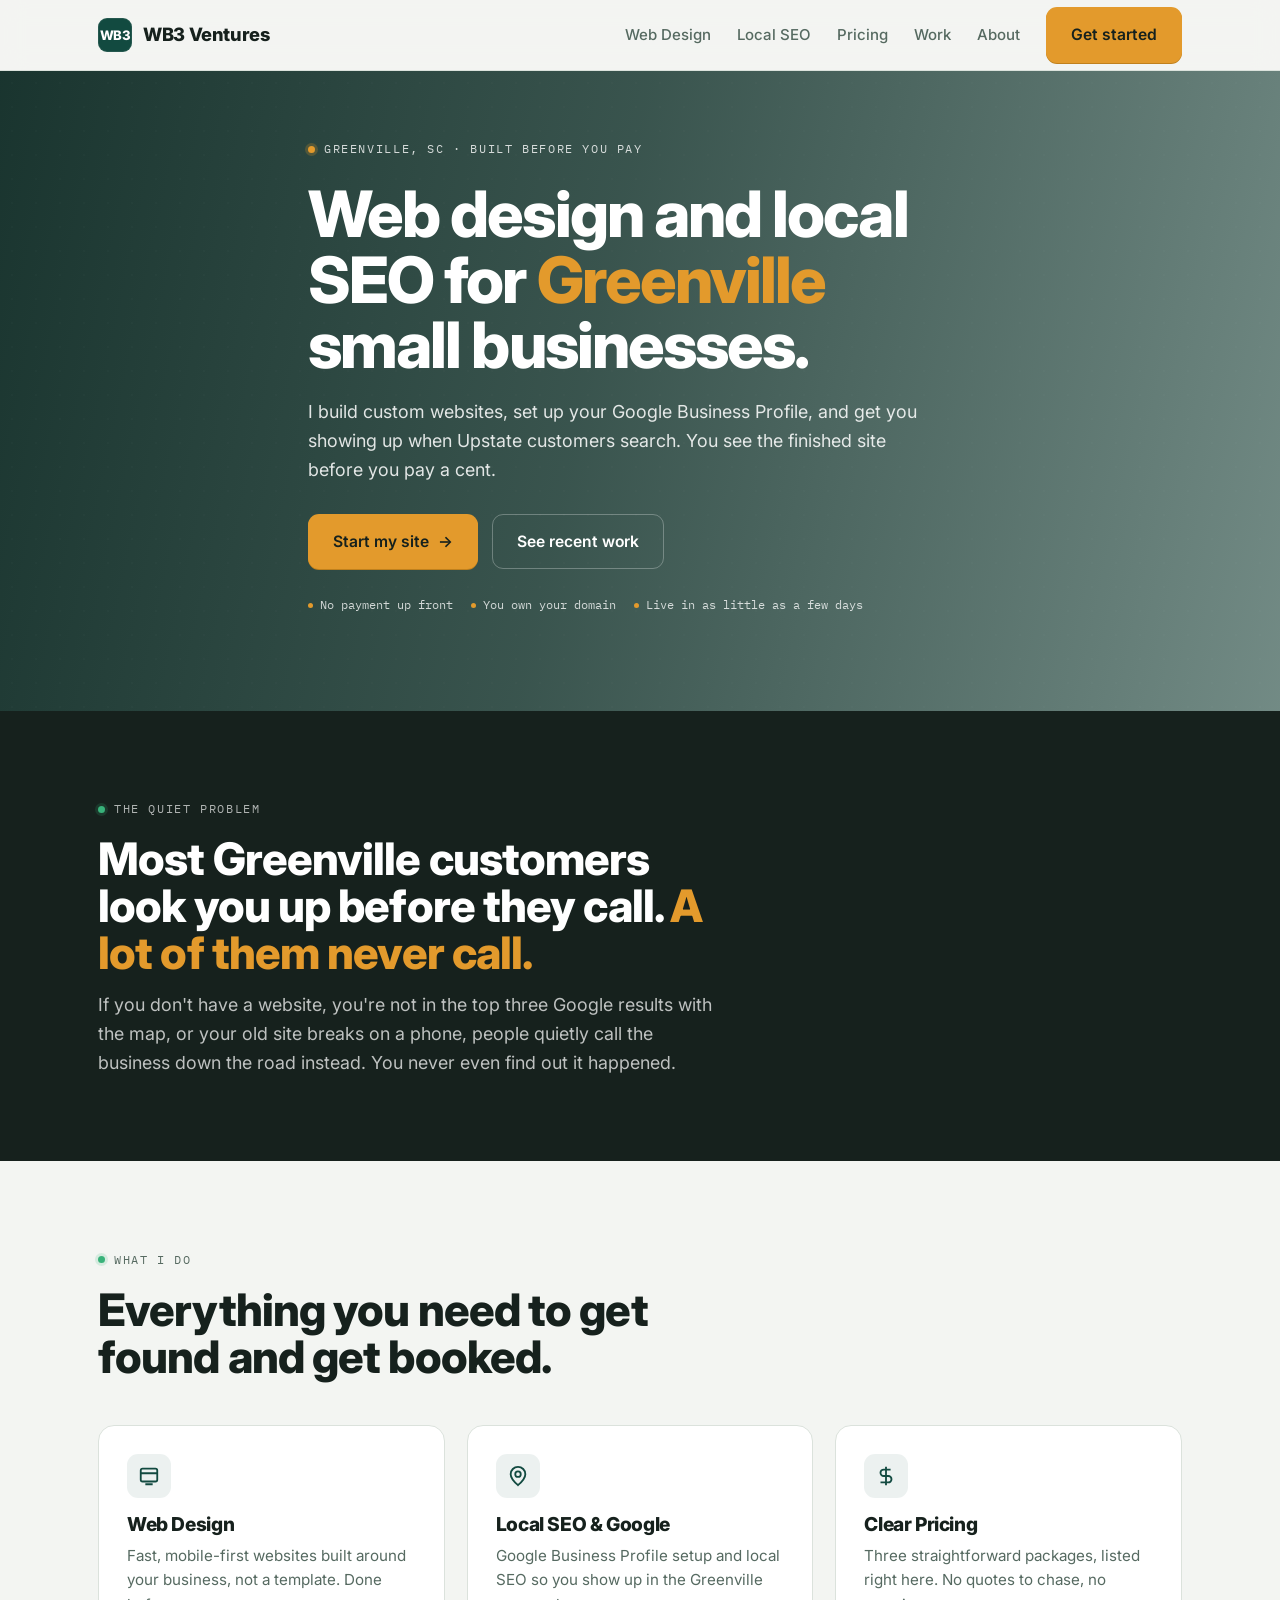
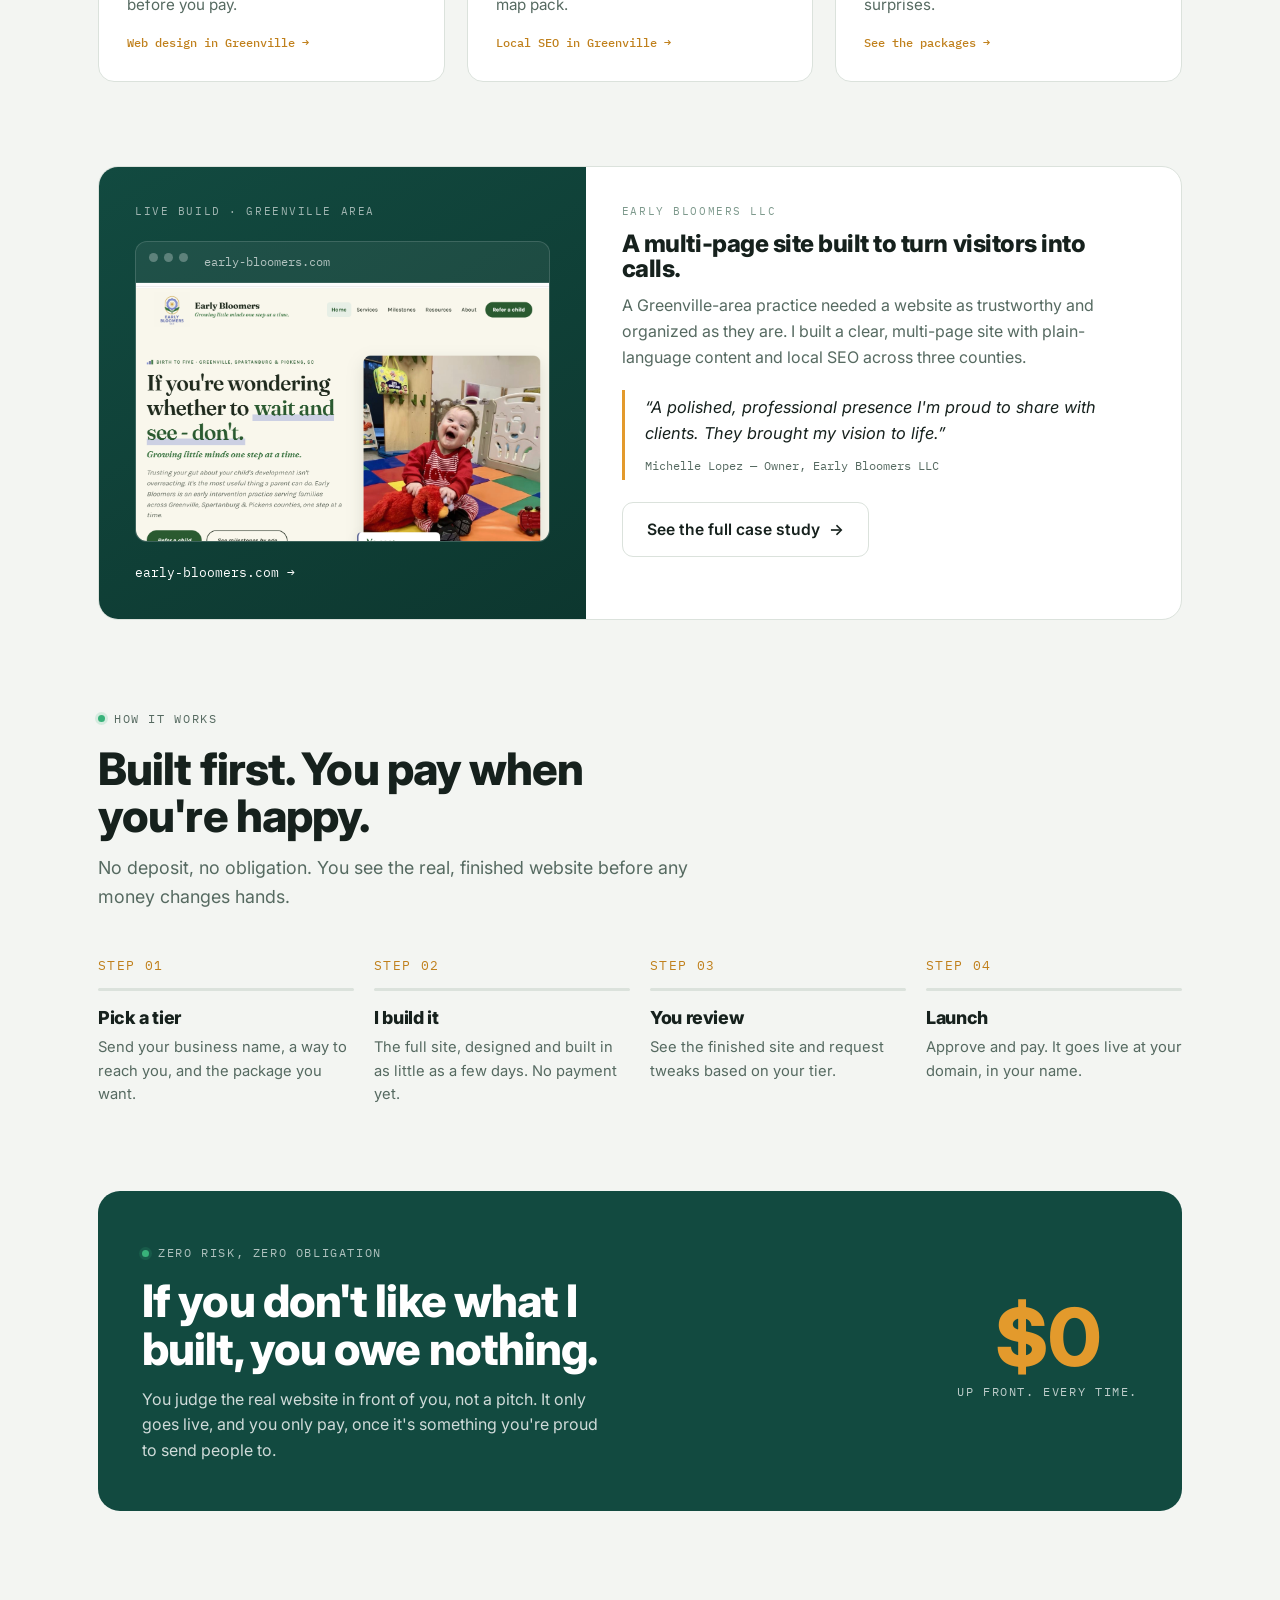
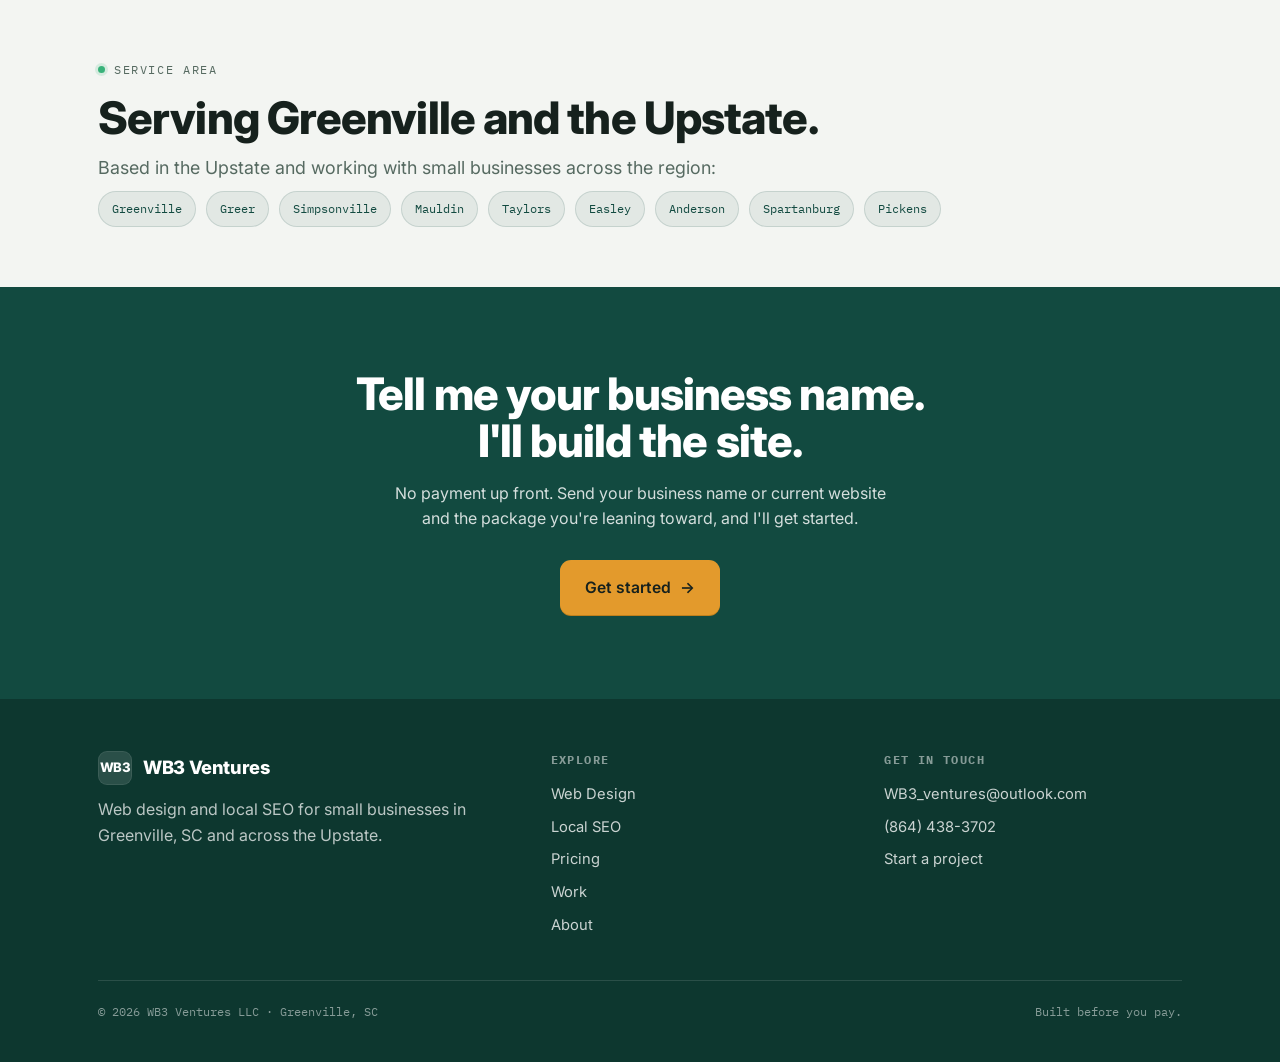
<file: index.html>
<!DOCTYPE html>
<html lang="en">
<head>
<script async src="https://www.googletagmanager.com/gtag/js?id=G-8GNQ1ZYRF9"></script>
<script>window.dataLayer=window.dataLayer||[];function gtag(){dataLayer.push(arguments);}gtag('js',new Date());gtag('config','G-8GNQ1ZYRF9');</script>
<meta charset="UTF-8">
<meta name="viewport" content="width=device-width, initial-scale=1.0">
<title>Web Design &amp; Local SEO in Greenville, SC | WB3 Ventures</title>
<meta name="description" content="Custom websites, Google Business Profile setup, and local SEO for small businesses in Greenville, SC and the Upstate. Built before you pay — if you don't like it, you owe nothing.">
<link rel="canonical" href="https://wb3ventures.com/">
<link rel="icon" type="image/svg+xml" href="data:image/svg+xml,<svg xmlns='http://www.w3.org/2000/svg' viewBox='0 0 64 64'><rect width='64' height='64' rx='14' fill='%23124A40'/><text x='32' y='45' font-family='Arial,sans-serif' font-size='38' font-weight='bold' fill='white' text-anchor='middle'>W</text></svg>">
<link rel="preconnect" href="https://fonts.googleapis.com">
<link rel="preconnect" href="https://fonts.gstatic.com" crossorigin>
<link href="https://fonts.googleapis.com/css2?family=IBM+Plex+Mono:wght@400;500&family=Inter:wght@400;500;600;700;800&display=swap" rel="stylesheet">
<link rel="stylesheet" href="styles.css">
<script type="application/ld+json">
{
  "@context":"https://schema.org",
  "@type":"ProfessionalService",
  "name":"WB3 Ventures",
  "description":"Web design, Google Business Profile setup, and local SEO for small businesses in Greenville, SC and the Upstate.",
  "url":"https://wb3ventures.com/",
  "email":"WB3_ventures@outlook.com",
  "telephone":"+1-864-438-3702",
  "priceRange":"$597–$1,497",
  "areaServed":[
    {"@type":"City","name":"Greenville, SC"},
    {"@type":"AdministrativeArea","name":"Upstate South Carolina"}
  ],
  "serviceType":["Web Design","Local SEO","Google Business Profile Setup"]
}
</script>
</head>
<body>

<header class="site">
  <div class="wrap nav">
    <a href="index.html" class="brand"><span class="mark">WB3</span>WB3 Ventures</a>
    <nav class="navlinks" id="menu">
      <a class="lnk" href="web-design.html">Web Design</a>
      <a class="lnk" href="local-seo.html">Local SEO</a>
      <a class="lnk" href="pricing.html">Pricing</a>
      <a class="lnk" href="work.html">Work</a>
      <a class="lnk" href="about.html">About</a>
      <a class="btn btn-amber" href="contact.html">Get started</a>
    </nav>
    <button class="navtoggle" id="toggle" aria-label="Menu" aria-expanded="false"><span></span><span></span><span></span></button>
  </div>
</header>

<main>
  <section class="hero">
    <div class="hero-bg"></div>
    <div class="wrap hero-inner">
      <span class="eyebrow amber">Greenville, SC &middot; Built before you pay</span>
      <h1>Web design and local SEO for <em>Greenville</em> small businesses.</h1>
      <p class="lede">I build custom websites, set up your Google Business Profile, and get you showing up when Upstate customers search. You see the finished site before you pay a cent.</p>
      <div class="hero-cta">
        <a href="contact.html" class="btn btn-amber">Start my site <span class="arw">&rarr;</span></a>
        <a href="work.html" class="btn btn-pale">See recent work</a>
      </div>
      <div class="microtrust">
        <span>No payment up front</span>
        <span>You own your domain</span>
        <span>Live in as little as a few days</span>
      </div>
    </div>
  </section>

  <section class="section band">
    <div class="wrap">
      <div class="section-head" style="margin-bottom:0">
        <span class="eyebrow pale">The quiet problem</span>
        <h2 style="margin:16px 0 14px">Most Greenville customers look you up before they call. <span class="hl">A lot of them never call.</span></h2>
        <p class="lede">If you don't have a website, you're not in the top three Google results with the map, or your old site breaks on a phone, people quietly call the business down the road instead. You never even find out it happened.</p>
      </div>
    </div>
  </section>

  <section class="section">
    <div class="wrap">
      <div class="section-head">
        <span class="eyebrow">What I do</span>
        <h2>Everything you need to get found and get booked.</h2>
      </div>
      <div class="grid3">
        <div class="fcard reveal">
          <div class="ic"><svg width="22" height="22" viewBox="0 0 24 24" fill="none" stroke="currentColor" stroke-width="2"><rect x="3" y="4" width="18" height="14" rx="2"/><path d="M3 9h18M8 21h8"/></svg></div>
          <h3>Web Design</h3>
          <p>Fast, mobile-first websites built around your business, not a template. Done before you pay.</p>
          <a class="more" href="web-design.html">Web design in Greenville &rarr;</a>
        </div>
        <div class="fcard reveal">
          <div class="ic"><svg width="22" height="22" viewBox="0 0 24 24" fill="none" stroke="currentColor" stroke-width="2"><circle cx="12" cy="10" r="3"/><path d="M12 2a8 8 0 0 0-8 8c0 5 8 12 8 12s8-7 8-12a8 8 0 0 0-8-8Z"/></svg></div>
          <h3>Local SEO &amp; Google</h3>
          <p>Google Business Profile setup and local SEO so you show up in the Greenville map pack.</p>
          <a class="more" href="local-seo.html">Local SEO in Greenville &rarr;</a>
        </div>
        <div class="fcard reveal">
          <div class="ic"><svg width="22" height="22" viewBox="0 0 24 24" fill="none" stroke="currentColor" stroke-width="2"><path d="M12 2v20M17 5H9.5a3.5 3.5 0 0 0 0 7h5a3.5 3.5 0 0 1 0 7H6"/></svg></div>
          <h3>Clear Pricing</h3>
          <p>Three straightforward packages, listed right here. No quotes to chase, no surprises.</p>
          <a class="more" href="pricing.html">See the packages &rarr;</a>
        </div>
      </div>
    </div>
  </section>

  <section class="section" style="padding-top:0">
    <div class="wrap">
      <div class="case reveal">
        <div class="case-media">
          <div class="kicker">Live build &middot; Greenville area</div>
          <div class="browser">
            <div class="top"><i></i><i></i><i></i><span class="url">early-bloomers.com</span></div>
            <div class="shot"><img src="Images/EarlyBloomers.jpg" alt="Early Bloomers homepage, built by WB3 Ventures" loading="lazy"></div>
          </div>
          <a class="live" href="https://early-bloomers.com" target="_blank" rel="noopener">early-bloomers.com &rarr;</a>
        </div>
        <div class="case-body">
          <div class="kicker" style="font-family:var(--mono);font-size:.7rem;letter-spacing:.14em;text-transform:uppercase;color:var(--sage)">Early Bloomers LLC</div>
          <h3>A multi-page site built to turn visitors into calls.</h3>
          <p>A Greenville-area practice needed a website as trustworthy and organized as they are. I built a clear, multi-page site with plain-language content and local SEO across three counties.</p>
          <div class="quote">
            <p>&ldquo;A polished, professional presence I'm proud to share with clients. They brought my vision to life.&rdquo;</p>
            <cite>Michelle Lopez &mdash; Owner, Early Bloomers LLC</cite>
          </div>
          <a href="work.html" class="btn btn-ghost">See the full case study <span class="arw">&rarr;</span></a>
        </div>
      </div>
    </div>
  </section>

  <section class="section" style="padding-top:0">
    <div class="wrap">
      <div class="section-head">
        <span class="eyebrow">How it works</span>
        <h2>Built first. You pay when you're happy.</h2>
        <p class="lede">No deposit, no obligation. You see the real, finished website before any money changes hands.</p>
      </div>
      <div class="steps">
        <div class="step reveal"><div class="num">STEP 01</div><div class="bar"></div><h3>Pick a tier</h3><p>Send your business name, a way to reach you, and the package you want.</p></div>
        <div class="step reveal"><div class="num">STEP 02</div><div class="bar"></div><h3>I build it</h3><p>The full site, designed and built in as little as a few days. No payment yet.</p></div>
        <div class="step reveal"><div class="num">STEP 03</div><div class="bar"></div><h3>You review</h3><p>See the finished site and request tweaks based on your tier.</p></div>
        <div class="step reveal"><div class="num">STEP 04</div><div class="bar"></div><h3>Launch</h3><p>Approve and pay. It goes live at your domain, in your name.</p></div>
      </div>
    </div>
  </section>

  <section class="section" style="padding-top:0">
    <div class="wrap">
      <div class="risk reveal">
        <div>
          <span class="eyebrow pale">Zero risk, zero obligation</span>
          <h2 style="margin-top:14px">If you don't like what I built, you owe nothing.</h2>
          <p>You judge the real website in front of you, not a pitch. It only goes live, and you only pay, once it's something you're proud to send people to.</p>
        </div>
        <div class="riskbadge"><div class="big">$0</div><div class="cap">Up front. Every time.</div></div>
      </div>
    </div>
  </section>

  <section class="section tight">
    <div class="wrap">
      <span class="eyebrow">Service area</span>
      <h2 style="margin:14px 0 12px">Serving Greenville and the Upstate.</h2>
      <p class="lede" style="margin-bottom:6px">Based in the Upstate and working with small businesses across the region:</p>
      <div class="areas">
        <span>Greenville</span><span>Greer</span><span>Simpsonville</span><span>Mauldin</span>
        <span>Taylors</span><span>Easley</span><span>Anderson</span><span>Spartanburg</span><span>Pickens</span>
      </div>
    </div>
  </section>

  <section class="section ctaband">
    <div class="wrap">
      <h2>Tell me your business name. I'll build the site.</h2>
      <p>No payment up front. Send your business name or current website and the package you're leaning toward, and I'll get started.</p>
      <a href="contact.html" class="btn btn-amber">Get started <span class="arw">&rarr;</span></a>
    </div>
  </section>
</main>

<footer class="site">
  <div class="wrap">
    <div class="foot-grid">
      <div>
        <a href="index.html" class="brand"><span class="mark">WB3</span>WB3 Ventures</a>
        <p style="margin-top:8px">Web design and local SEO for small businesses in Greenville, SC and across the Upstate.</p>
      </div>
      <div class="foot-col">
        <h4>Explore</h4>
        <a href="web-design.html">Web Design</a>
        <a href="local-seo.html">Local SEO</a>
        <a href="pricing.html">Pricing</a>
        <a href="work.html">Work</a>
        <a href="about.html">About</a>
      </div>
      <div class="foot-col">
        <h4>Get in touch</h4>
        <a href="mailto:WB3_ventures@outlook.com">WB3_ventures@outlook.com</a>
        <a href="tel:+18644383702">(864) 438-3702</a>
        <a href="contact.html">Start a project</a>
      </div>
    </div>
    <div class="foot-bottom">
      <span>&copy; 2026 WB3 Ventures LLC &middot; Greenville, SC</span>
      <span>Built before you pay.</span>
    </div>
  </div>
</footer>

<script>
  var t=document.getElementById('toggle'),m=document.getElementById('menu');
  t.addEventListener('click',function(){var o=m.classList.toggle('open');t.setAttribute('aria-expanded',o);});
  var io=new IntersectionObserver(function(e){e.forEach(function(en){if(en.isIntersecting){en.target.classList.add('seen');io.unobserve(en.target);}});},{threshold:.15});
  document.querySelectorAll('.reveal').forEach(function(el){io.observe(el);});
</script>
</body>
</html>
</file>
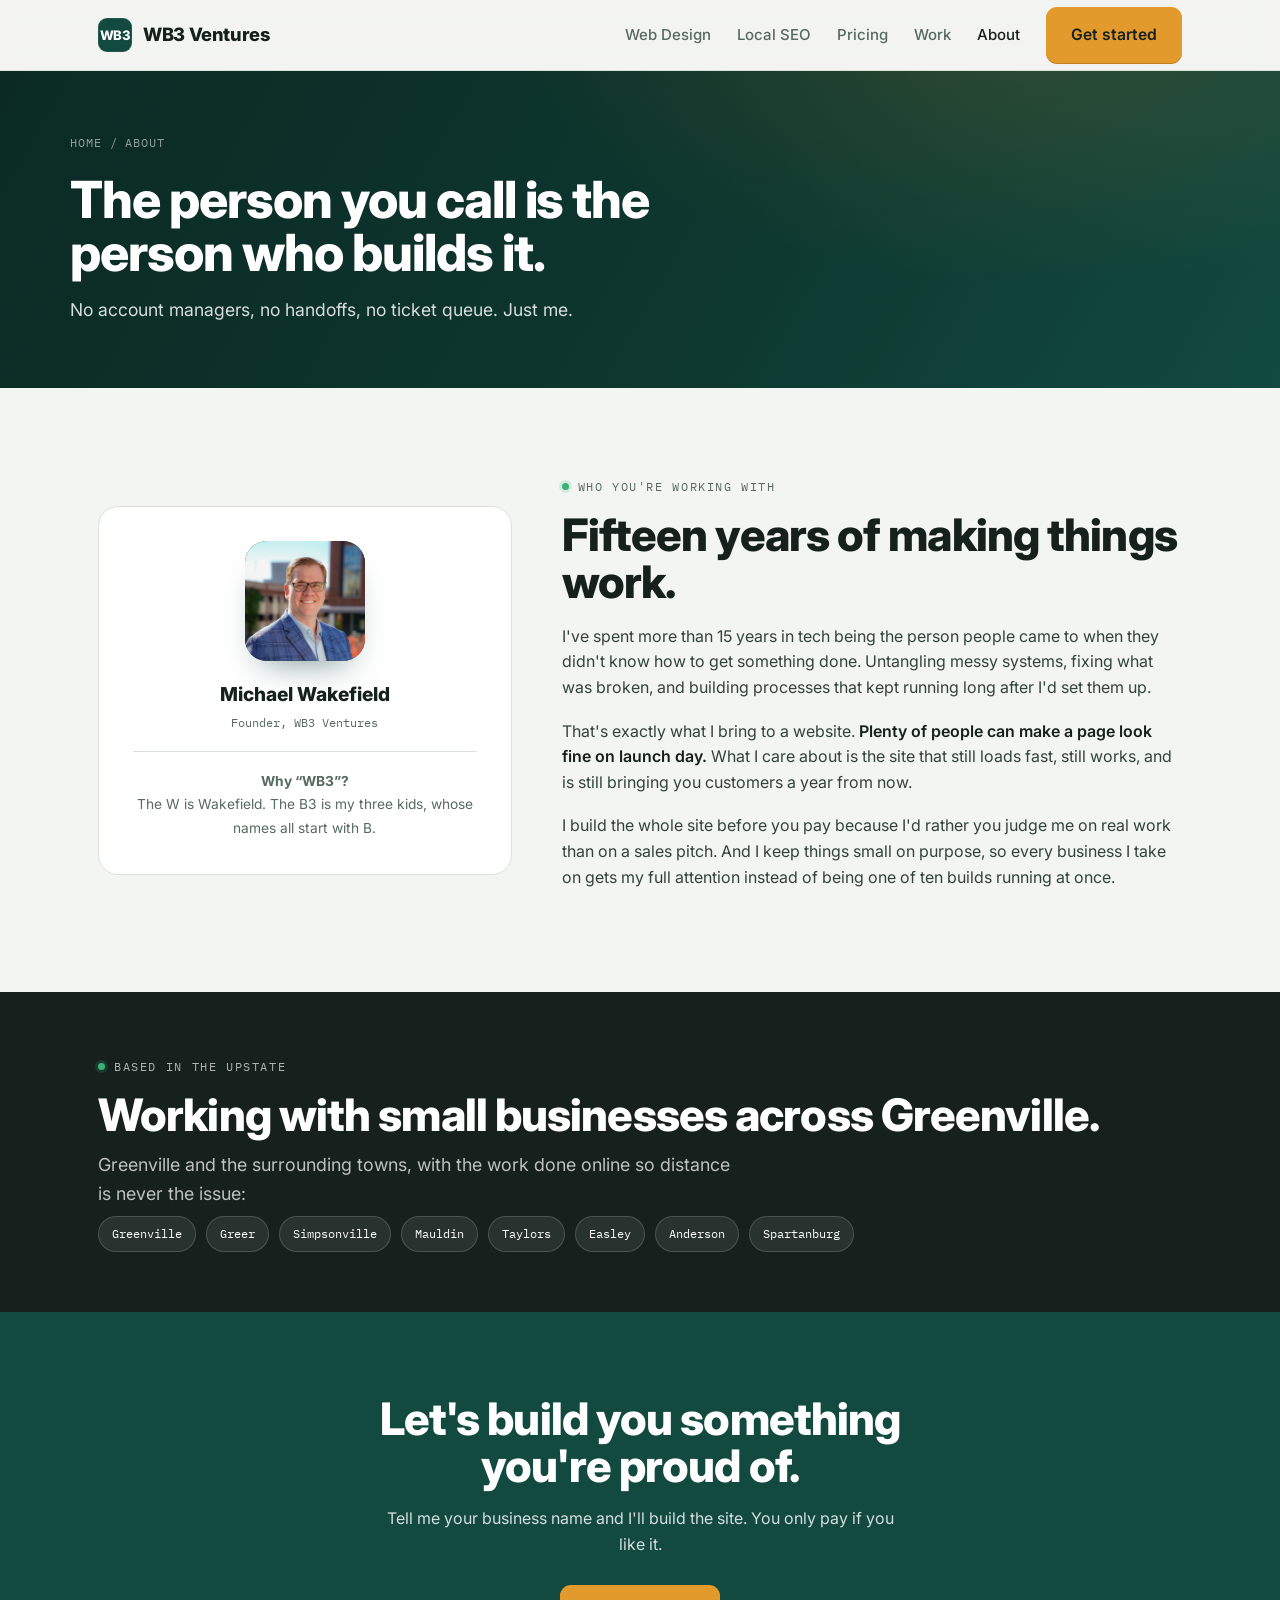
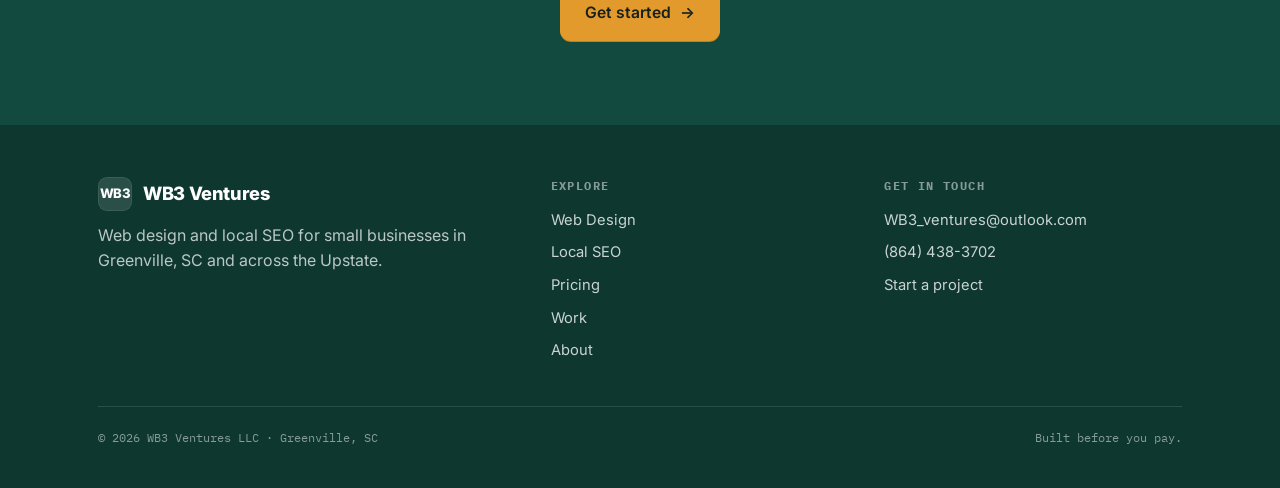
<file: about.html>
<!DOCTYPE html>
<html lang="en">
<head>
<script async src="https://www.googletagmanager.com/gtag/js?id=G-8GNQ1ZYRF9"></script>
<script>window.dataLayer=window.dataLayer||[];function gtag(){dataLayer.push(arguments);}gtag('js',new Date());gtag('config','G-8GNQ1ZYRF9');</script>
<meta charset="UTF-8">
<meta name="viewport" content="width=device-width, initial-scale=1.0">
<title>About WB3 Ventures | Michael Wakefield, Greenville SC</title>
<meta name="description" content="WB3 Ventures is Michael Wakefield, building websites and local SEO for small businesses in Greenville, SC. 15 years in tech, one person accountable from start to finish.">
<link rel="canonical" href="https://wb3ventures.com/about.html">
<link rel="icon" type="image/svg+xml" href="data:image/svg+xml,<svg xmlns='http://www.w3.org/2000/svg' viewBox='0 0 64 64'><rect width='64' height='64' rx='14' fill='%23124A40'/><text x='32' y='45' font-family='Arial,sans-serif' font-size='38' font-weight='bold' fill='white' text-anchor='middle'>W</text></svg>">
<link rel="preconnect" href="https://fonts.googleapis.com">
<link rel="preconnect" href="https://fonts.gstatic.com" crossorigin>
<link href="https://fonts.googleapis.com/css2?family=IBM+Plex+Mono:wght@400;500&family=Inter:wght@400;500;600;700;800&display=swap" rel="stylesheet">
<link rel="stylesheet" href="styles.css">
</head>
<body>

<header class="site">
  <div class="wrap nav">
    <a href="index.html" class="brand"><span class="mark">WB3</span>WB3 Ventures</a>
    <nav class="navlinks" id="menu">
      <a class="lnk" href="web-design.html">Web Design</a>
      <a class="lnk" href="local-seo.html">Local SEO</a>
      <a class="lnk" href="pricing.html">Pricing</a>
      <a class="lnk" href="work.html">Work</a>
      <a class="lnk active" href="about.html">About</a>
      <a class="btn btn-amber" href="contact.html">Get started</a>
    </nav>
    <button class="navtoggle" id="toggle" aria-label="Menu" aria-expanded="false"><span></span><span></span><span></span></button>
  </div>
</header>

<section class="subhero">
  <div class="wrap">
    <span class="crumbs"><a href="index.html">Home</a> / About</span>
    <h1>The person you call is the person who builds it.</h1>
    <p>No account managers, no handoffs, no ticket queue. Just me.</p>
  </div>
</section>

<main>
  <section class="section">
    <div class="wrap about">
      <div class="about-card reveal">
        <div class="avatar photo"><img src="Images/2025Headshot.png" alt="Michael Wakefield, founder of WB3 Ventures"></div>
        <div class="nm">Michael Wakefield</div>
        <div class="rl">Founder, WB3 Ventures</div>
        <div class="b3"><strong>Why &ldquo;WB3&rdquo;?</strong><br>The W is Wakefield. The B3 is my three kids, whose names all start with B.</div>
      </div>
      <div class="prose">
        <span class="eyebrow">Who you're working with</span>
        <h2 style="margin:14px 0 18px">Fifteen years of making things work.</h2>
        <p>I've spent more than 15 years in tech being the person people came to when they didn't know how to get something done. Untangling messy systems, fixing what was broken, and building processes that kept running long after I'd set them up.</p>
        <p>That's exactly what I bring to a website. <strong>Plenty of people can make a page look fine on launch day.</strong> What I care about is the site that still loads fast, still works, and is still bringing you customers a year from now.</p>
        <p>I build the whole site before you pay because I'd rather you judge me on real work than on a sales pitch. And I keep things small on purpose, so every business I take on gets my full attention instead of being one of ten builds running at once.</p>
      </div>
    </div>
  </section>

  <section class="section band tight">
    <div class="wrap">
      <span class="eyebrow pale">Based in the Upstate</span>
      <h2 style="margin:14px 0 12px;color:#fff">Working with small businesses across Greenville.</h2>
      <p class="lede" style="color:rgba(255,255,255,.72);margin-bottom:6px">Greenville and the surrounding towns, with the work done online so distance is never the issue:</p>
      <div class="areas">
        <span style="background:rgba(255,255,255,.08);border-color:rgba(255,255,255,.16);color:#fff">Greenville</span>
        <span style="background:rgba(255,255,255,.08);border-color:rgba(255,255,255,.16);color:#fff">Greer</span>
        <span style="background:rgba(255,255,255,.08);border-color:rgba(255,255,255,.16);color:#fff">Simpsonville</span>
        <span style="background:rgba(255,255,255,.08);border-color:rgba(255,255,255,.16);color:#fff">Mauldin</span>
        <span style="background:rgba(255,255,255,.08);border-color:rgba(255,255,255,.16);color:#fff">Taylors</span>
        <span style="background:rgba(255,255,255,.08);border-color:rgba(255,255,255,.16);color:#fff">Easley</span>
        <span style="background:rgba(255,255,255,.08);border-color:rgba(255,255,255,.16);color:#fff">Anderson</span>
        <span style="background:rgba(255,255,255,.08);border-color:rgba(255,255,255,.16);color:#fff">Spartanburg</span>
      </div>
    </div>
  </section>

  <section class="section ctaband">
    <div class="wrap">
      <h2>Let's build you something you're proud of.</h2>
      <p>Tell me your business name and I'll build the site. You only pay if you like it.</p>
      <a href="contact.html" class="btn btn-amber">Get started <span class="arw">&rarr;</span></a>
    </div>
  </section>
</main>

<footer class="site">
  <div class="wrap">
    <div class="foot-grid">
      <div>
        <a href="index.html" class="brand"><span class="mark">WB3</span>WB3 Ventures</a>
        <p style="margin-top:8px">Web design and local SEO for small businesses in Greenville, SC and across the Upstate.</p>
      </div>
      <div class="foot-col">
        <h4>Explore</h4>
        <a href="web-design.html">Web Design</a>
        <a href="local-seo.html">Local SEO</a>
        <a href="pricing.html">Pricing</a>
        <a href="work.html">Work</a>
        <a href="about.html">About</a>
      </div>
      <div class="foot-col">
        <h4>Get in touch</h4>
        <a href="mailto:WB3_ventures@outlook.com">WB3_ventures@outlook.com</a>
        <a href="tel:+18644383702">(864) 438-3702</a>
        <a href="contact.html">Start a project</a>
      </div>
    </div>
    <div class="foot-bottom">
      <span>&copy; 2026 WB3 Ventures LLC &middot; Greenville, SC</span>
      <span>Built before you pay.</span>
    </div>
  </div>
</footer>

<script>
  var t=document.getElementById('toggle'),m=document.getElementById('menu');
  t.addEventListener('click',function(){var o=m.classList.toggle('open');t.setAttribute('aria-expanded',o);});
  var io=new IntersectionObserver(function(e){e.forEach(function(en){if(en.isIntersecting){en.target.classList.add('seen');io.unobserve(en.target);}});},{threshold:.15});
  document.querySelectorAll('.reveal').forEach(function(el){io.observe(el);});
</script>
</body>
</html>
</file>
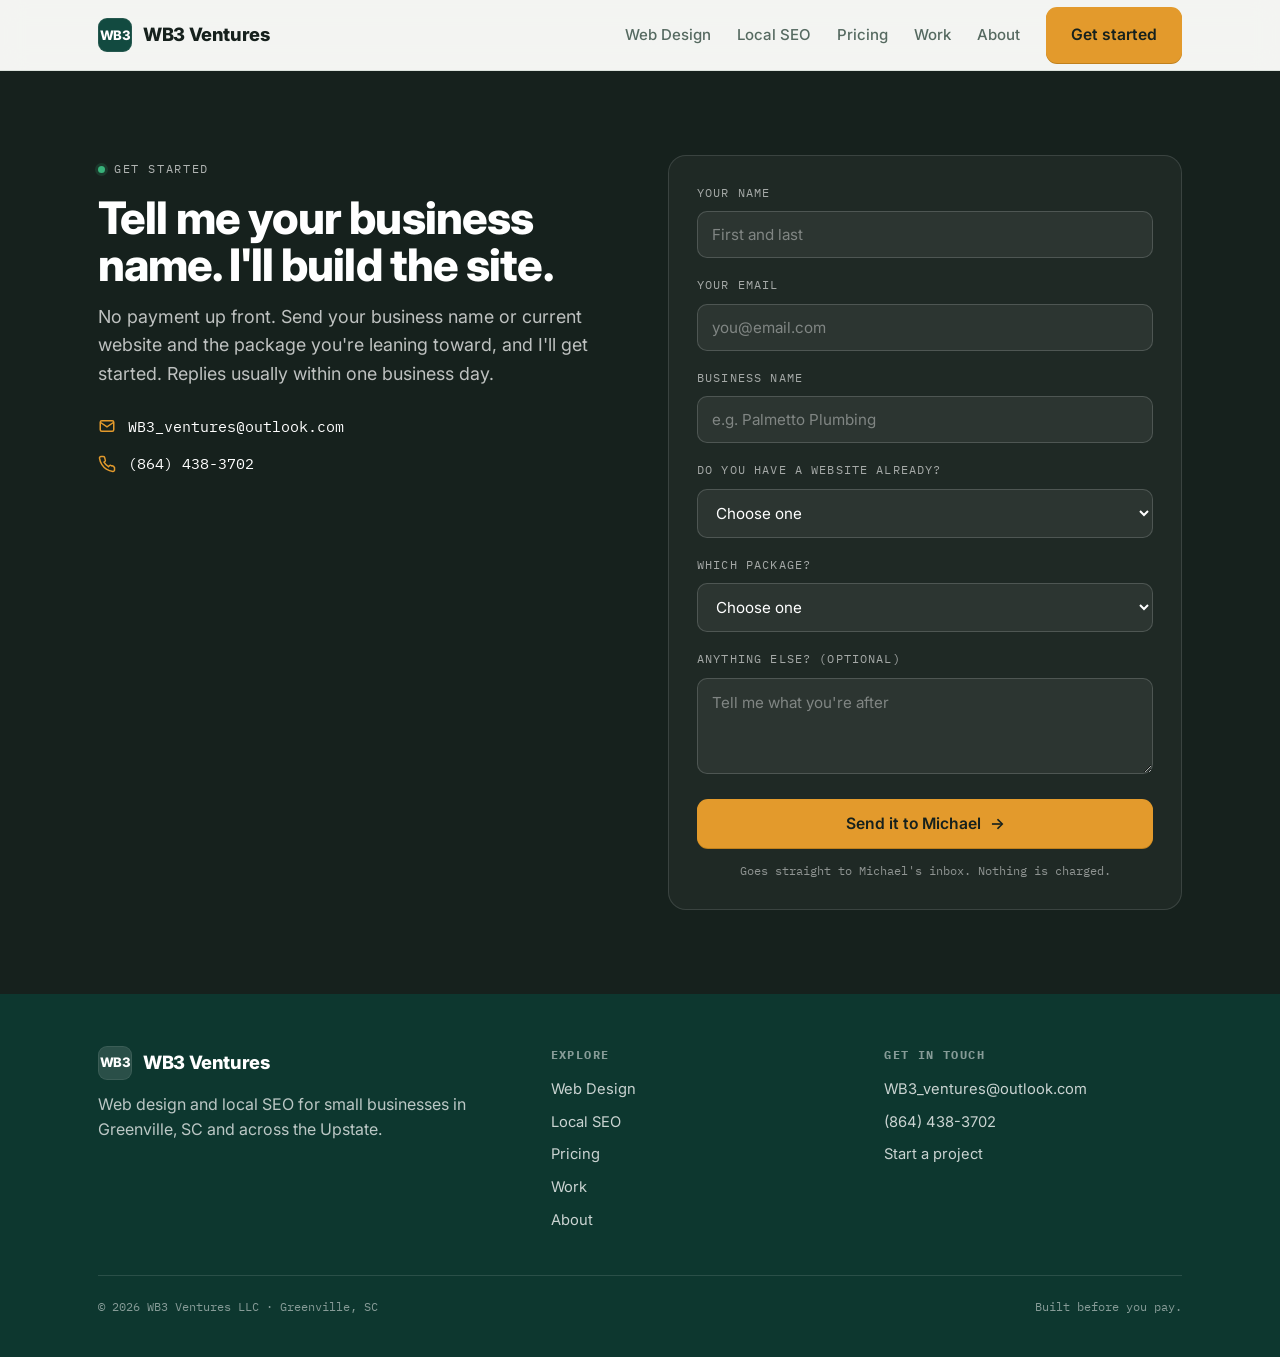
<file: contact.html>
<!DOCTYPE html>
<html lang="en">
<head>
<script async src="https://www.googletagmanager.com/gtag/js?id=G-8GNQ1ZYRF9"></script>
<script>window.dataLayer=window.dataLayer||[];function gtag(){dataLayer.push(arguments);}gtag('js',new Date());gtag('config','G-8GNQ1ZYRF9');</script>
<meta charset="UTF-8">
<meta name="viewport" content="width=device-width, initial-scale=1.0">
<title>Contact WB3 Ventures | Get a Website Built in Greenville, SC</title>
<meta name="description" content="Get a website built for your Greenville, SC small business. No payment up front. Send your business name and package, and Michael will be in touch within one business day.">
<link rel="canonical" href="https://wb3ventures.com/contact.html">
<link rel="icon" type="image/svg+xml" href="data:image/svg+xml,<svg xmlns='http://www.w3.org/2000/svg' viewBox='0 0 64 64'><rect width='64' height='64' rx='14' fill='%23124A40'/><text x='32' y='45' font-family='Arial,sans-serif' font-size='38' font-weight='bold' fill='white' text-anchor='middle'>W</text></svg>">
<link rel="preconnect" href="https://fonts.googleapis.com">
<link rel="preconnect" href="https://fonts.gstatic.com" crossorigin>
<link href="https://fonts.googleapis.com/css2?family=IBM+Plex+Mono:wght@400;500&family=Inter:wght@400;500;600;700;800&display=swap" rel="stylesheet">
<link rel="stylesheet" href="styles.css">
</head>
<body>

<header class="site">
  <div class="wrap nav">
    <a href="index.html" class="brand"><span class="mark">WB3</span>WB3 Ventures</a>
    <nav class="navlinks" id="menu">
      <a class="lnk" href="web-design.html">Web Design</a>
      <a class="lnk" href="local-seo.html">Local SEO</a>
      <a class="lnk" href="pricing.html">Pricing</a>
      <a class="lnk" href="work.html">Work</a>
      <a class="lnk" href="about.html">About</a>
      <a class="btn btn-amber" href="contact.html">Get started</a>
    </nav>
    <button class="navtoggle" id="toggle" aria-label="Menu" aria-expanded="false"><span></span><span></span><span></span></button>
  </div>
</header>

<main>
  <section class="section contact">
    <div class="wrap contact-grid">
      <div>
        <span class="eyebrow pale">Get started</span>
        <h2 style="margin-top:14px">Tell me your business name. I'll build the site.</h2>
        <p class="lede">No payment up front. Send your business name or current website and the package you're leaning toward, and I'll get started. Replies usually within one business day.</p>
        <div class="direct">
          <a href="mailto:WB3_ventures@outlook.com">
            <svg width="18" height="18" viewBox="0 0 24 24" fill="none" stroke="currentColor" stroke-width="2"><rect x="3" y="5" width="18" height="14" rx="2"/><path d="m3 7 9 6 9-6"/></svg>
            WB3_ventures@outlook.com
          </a>
          <a href="tel:+18644383702">
            <svg width="18" height="18" viewBox="0 0 24 24" fill="none" stroke="currentColor" stroke-width="2"><path d="M22 16.9v3a2 2 0 0 1-2.2 2 19.8 19.8 0 0 1-8.6-3.1 19.5 19.5 0 0 1-6-6A19.8 19.8 0 0 1 2 4.2 2 2 0 0 1 4 2h3a2 2 0 0 1 2 1.7c.1.9.4 1.8.7 2.7a2 2 0 0 1-.4 2.1L8 9.6a16 16 0 0 0 6 6l1.1-1.3a2 2 0 0 1 2.1-.4c.9.3 1.8.6 2.7.7a2 2 0 0 1 1.7 2Z"/></svg>
            (864) 438-3702
          </a>
        </div>
      </div>

      <div class="formcol">
        <form id="wb3form" class="form" action="https://formsubmit.co/ajax/WB3_ventures@outlook.com" method="POST">
          <input type="hidden" name="_subject" value="New site request from wb3ventures.com">
          <input type="hidden" name="_captcha" value="false">
          <input type="hidden" name="_template" value="table">
          <input type="text" name="_honey" tabindex="-1" autocomplete="off" aria-hidden="true" style="display:none">
          <div class="field">
            <label for="name">Your name</label>
            <input id="name" name="name" type="text" placeholder="First and last" required>
          </div>
          <div class="field">
            <label for="email">Your email</label>
            <input id="email" name="email" type="email" placeholder="you@email.com" required>
          </div>
          <div class="field">
            <label for="business">Business name</label>
            <input id="business" name="business" type="text" placeholder="e.g. Palmetto Plumbing" required>
          </div>
          <div class="field">
            <label for="requestType">Do you have a website already?</label>
            <select id="requestType" name="request_type" required>
              <option value="" disabled selected>Choose one</option>
              <option value="New site build">No &mdash; I need a brand new site</option>
              <option value="Rebuild / redesign of existing site">Yes &mdash; I want my existing site rebuilt</option>
              <option value="Not sure yet">Not sure yet</option>
            </select>
          </div>
          <div class="field" id="websiteUrlWrap" style="display:none">
            <label for="currentWebsite">Your current website address</label>
            <input id="currentWebsite" name="current_website" type="text" placeholder="yourbusiness.com">
          </div>
          <div class="field">
            <label for="pkg">Which package?</label>
            <select id="pkg" name="package" required>
              <option value="" disabled selected>Choose one</option>
              <option value="Basic — $597">Basic — $597</option>
              <option value="Standard — $997">Standard — $997</option>
              <option value="Pro — $1,497">Pro — $1,497</option>
              <option value="Not sure yet">Not sure yet</option>
            </select>
          </div>
          <div class="field">
            <label for="message">Anything else? (optional)</label>
            <textarea id="message" name="message" rows="3" placeholder="Tell me what you're after"></textarea>
          </div>
          <button type="submit" class="btn btn-amber">Send it to Michael <span class="arw">&rarr;</span></button>
          <div class="formnote" id="wb3note">Goes straight to Michael's inbox. Nothing is charged.</div>
        </form>
        <div id="wb3thanks" class="form-thanks" style="display:none">
          <h3>Got it &mdash; thank you.</h3>
          <p>Your request came through. Michael will be in touch within one business day.</p>
        </div>
      </div>
    </div>
  </section>
</main>

<footer class="site">
  <div class="wrap">
    <div class="foot-grid">
      <div>
        <a href="index.html" class="brand"><span class="mark">WB3</span>WB3 Ventures</a>
        <p style="margin-top:8px">Web design and local SEO for small businesses in Greenville, SC and across the Upstate.</p>
      </div>
      <div class="foot-col">
        <h4>Explore</h4>
        <a href="web-design.html">Web Design</a>
        <a href="local-seo.html">Local SEO</a>
        <a href="pricing.html">Pricing</a>
        <a href="work.html">Work</a>
        <a href="about.html">About</a>
      </div>
      <div class="foot-col">
        <h4>Get in touch</h4>
        <a href="mailto:WB3_ventures@outlook.com">WB3_ventures@outlook.com</a>
        <a href="tel:+18644383702">(864) 438-3702</a>
        <a href="contact.html">Start a project</a>
      </div>
    </div>
    <div class="foot-bottom">
      <span>&copy; 2026 WB3 Ventures LLC &middot; Greenville, SC</span>
      <span>Built before you pay.</span>
    </div>
  </div>
</footer>

<script>
  var t=document.getElementById('toggle'),m=document.getElementById('menu');
  t.addEventListener('click',function(){var o=m.classList.toggle('open');t.setAttribute('aria-expanded',o);});

  var wb3form=document.getElementById('wb3form');
  if(wb3form){
    var reqType=document.getElementById('requestType');
    var urlWrap=document.getElementById('websiteUrlWrap');
    var curSite=document.getElementById('currentWebsite');
    var note=document.getElementById('wb3note');
    var thanks=document.getElementById('wb3thanks');
    reqType.addEventListener('change',function(){
      var show=reqType.value==='Rebuild / redesign of existing site';
      urlWrap.style.display=show?'block':'none';
      curSite.required=show;
      if(!show){curSite.value='';}
    });
    wb3form.addEventListener('submit',function(e){
      e.preventDefault();
      var btn=wb3form.querySelector('button[type="submit"]');
      btn.disabled=true;btn.textContent='Sending…';
      fetch(wb3form.action,{method:'POST',body:new FormData(wb3form),headers:{'Accept':'application/json'}})
        .then(function(r){return r.json();})
        .then(function(){wb3form.style.display='none';note.style.display='none';thanks.style.display='block';})
        .catch(function(){
          btn.disabled=false;btn.innerHTML='Send it to Michael <span class="arw">&rarr;</span>';
          note.textContent='Something went wrong sending that. Please email WB3_ventures@outlook.com directly.';
          note.style.color='#f0a35a';
        });
    });
  }
</script>
</body>
</html>
</file>
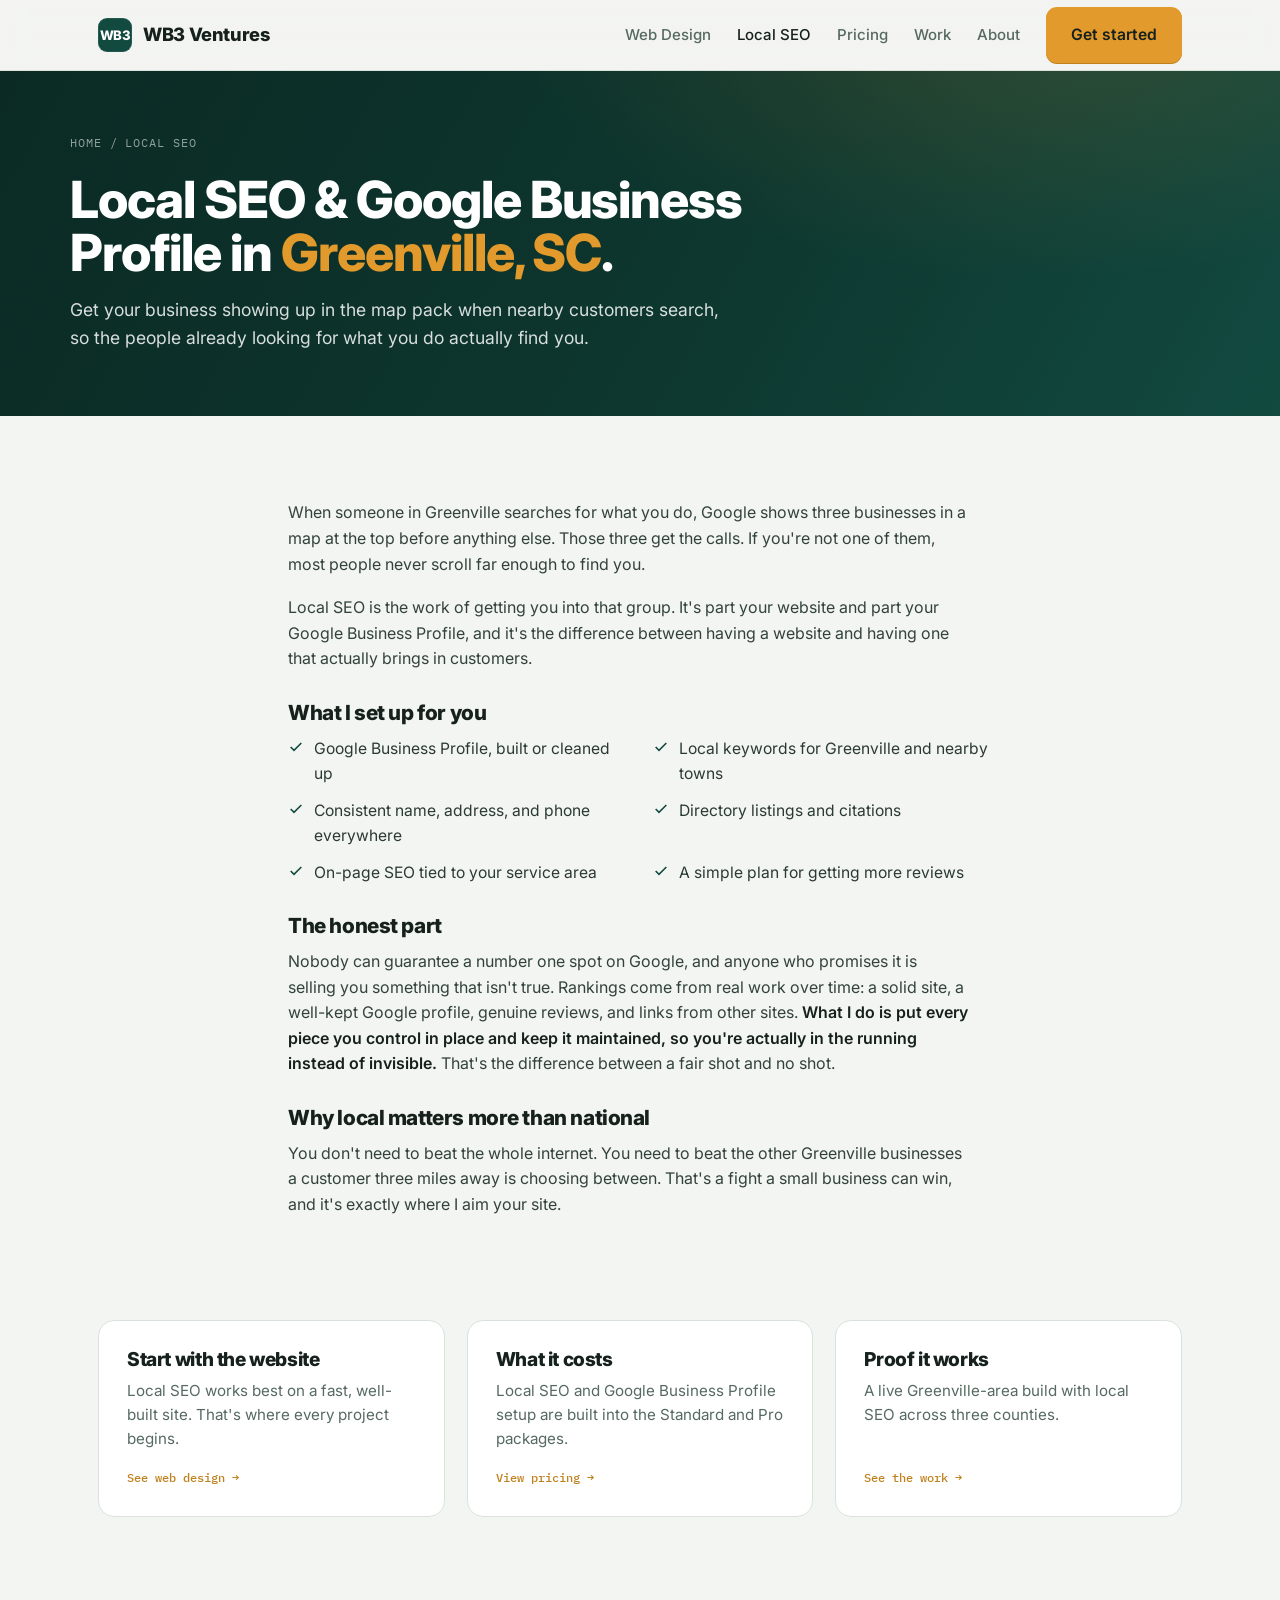
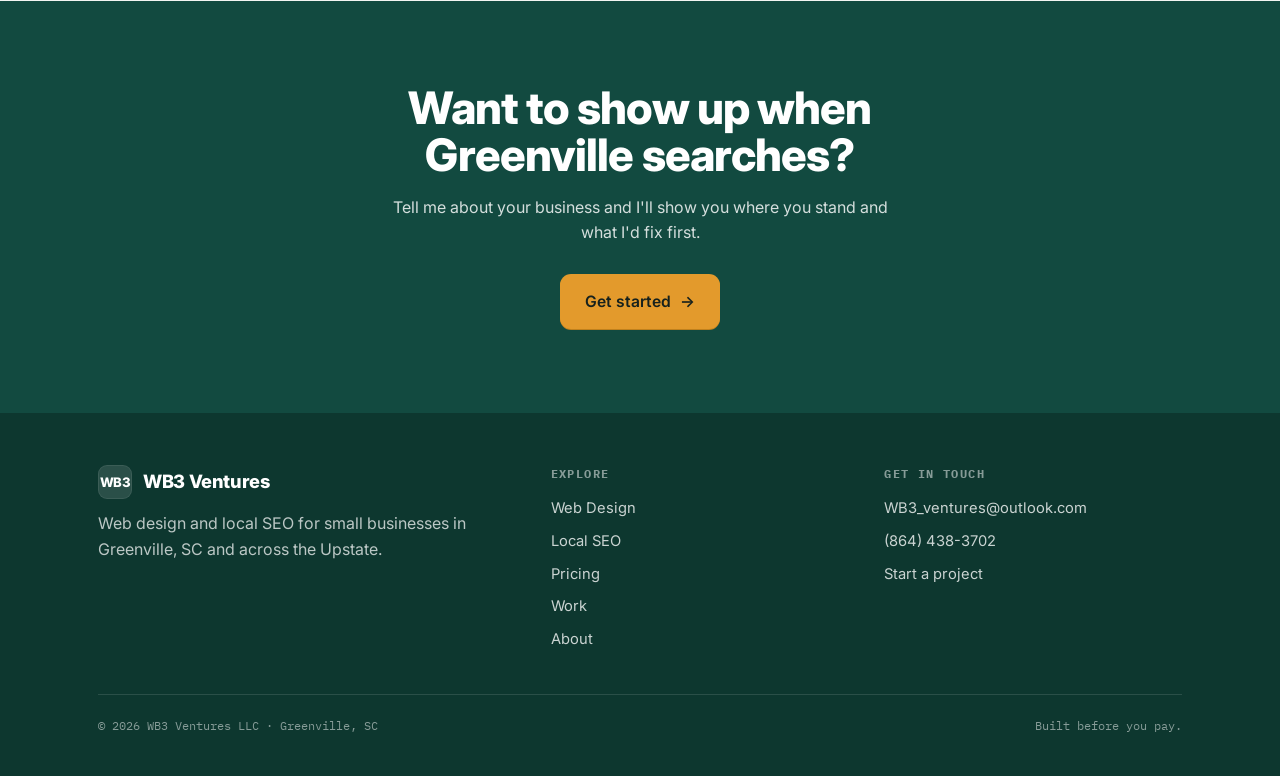
<file: local-seo.html>
<!DOCTYPE html>
<html lang="en">
<head>
<script async src="https://www.googletagmanager.com/gtag/js?id=G-8GNQ1ZYRF9"></script>
<script>window.dataLayer=window.dataLayer||[];function gtag(){dataLayer.push(arguments);}gtag('js',new Date());gtag('config','G-8GNQ1ZYRF9');</script>
<meta charset="UTF-8">
<meta name="viewport" content="width=device-width, initial-scale=1.0">
<title>Local SEO &amp; Google Business Profile in Greenville, SC | WB3 Ventures</title>
<meta name="description" content="Local SEO and Google Business Profile setup for Greenville, SC small businesses. Show up in the map pack when nearby customers search. Honest work, no ranking gimmicks.">
<link rel="canonical" href="https://wb3ventures.com/local-seo.html">
<link rel="icon" type="image/svg+xml" href="data:image/svg+xml,<svg xmlns='http://www.w3.org/2000/svg' viewBox='0 0 64 64'><rect width='64' height='64' rx='14' fill='%23124A40'/><text x='32' y='45' font-family='Arial,sans-serif' font-size='38' font-weight='bold' fill='white' text-anchor='middle'>W</text></svg>">
<link rel="preconnect" href="https://fonts.googleapis.com">
<link rel="preconnect" href="https://fonts.gstatic.com" crossorigin>
<link href="https://fonts.googleapis.com/css2?family=IBM+Plex+Mono:wght@400;500&family=Inter:wght@400;500;600;700;800&display=swap" rel="stylesheet">
<link rel="stylesheet" href="styles.css">
</head>
<body>

<header class="site">
  <div class="wrap nav">
    <a href="index.html" class="brand"><span class="mark">WB3</span>WB3 Ventures</a>
    <nav class="navlinks" id="menu">
      <a class="lnk" href="web-design.html">Web Design</a>
      <a class="lnk active" href="local-seo.html">Local SEO</a>
      <a class="lnk" href="pricing.html">Pricing</a>
      <a class="lnk" href="work.html">Work</a>
      <a class="lnk" href="about.html">About</a>
      <a class="btn btn-amber" href="contact.html">Get started</a>
    </nav>
    <button class="navtoggle" id="toggle" aria-label="Menu" aria-expanded="false"><span></span><span></span><span></span></button>
  </div>
</header>

<section class="subhero">
  <div class="wrap">
    <span class="crumbs"><a href="index.html">Home</a> / Local SEO</span>
    <h1>Local SEO &amp; Google Business Profile in <em>Greenville, SC</em>.</h1>
    <p>Get your business showing up in the map pack when nearby customers search, so the people already looking for what you do actually find you.</p>
  </div>
</section>

<main>
  <section class="section">
    <div class="wrap prose" style="max-width:760px">
      <p>When someone in Greenville searches for what you do, Google shows three businesses in a map at the top before anything else. Those three get the calls. If you're not one of them, most people never scroll far enough to find you.</p>
      <p>Local SEO is the work of getting you into that group. It's part your website and part your Google Business Profile, and it's the difference between having a website and having one that actually brings in customers.</p>

      <h3>What I set up for you</h3>
      <ul class="checks">
        <li><svg width="16" height="16" viewBox="0 0 24 24" fill="none" stroke="currentColor" stroke-width="2.4"><path d="M20 6 9 17l-5-5"/></svg>Google Business Profile, built or cleaned up</li>
        <li><svg width="16" height="16" viewBox="0 0 24 24" fill="none" stroke="currentColor" stroke-width="2.4"><path d="M20 6 9 17l-5-5"/></svg>Local keywords for Greenville and nearby towns</li>
        <li><svg width="16" height="16" viewBox="0 0 24 24" fill="none" stroke="currentColor" stroke-width="2.4"><path d="M20 6 9 17l-5-5"/></svg>Consistent name, address, and phone everywhere</li>
        <li><svg width="16" height="16" viewBox="0 0 24 24" fill="none" stroke="currentColor" stroke-width="2.4"><path d="M20 6 9 17l-5-5"/></svg>Directory listings and citations</li>
        <li><svg width="16" height="16" viewBox="0 0 24 24" fill="none" stroke="currentColor" stroke-width="2.4"><path d="M20 6 9 17l-5-5"/></svg>On-page SEO tied to your service area</li>
        <li><svg width="16" height="16" viewBox="0 0 24 24" fill="none" stroke="currentColor" stroke-width="2.4"><path d="M20 6 9 17l-5-5"/></svg>A simple plan for getting more reviews</li>
      </ul>

      <h3>The honest part</h3>
      <p>Nobody can guarantee a number one spot on Google, and anyone who promises it is selling you something that isn't true. Rankings come from real work over time: a solid site, a well-kept Google profile, genuine reviews, and links from other sites. <strong>What I do is put every piece you control in place and keep it maintained, so you're actually in the running instead of invisible.</strong> That's the difference between a fair shot and no shot.</p>

      <h3>Why local matters more than national</h3>
      <p>You don't need to beat the whole internet. You need to beat the other Greenville businesses a customer three miles away is choosing between. That's a fight a small business can win, and it's exactly where I aim your site.</p>
    </div>
  </section>

  <section class="section" style="padding-top:0">
    <div class="wrap">
      <div class="grid3">
        <div class="fcard"><h3>Start with the website</h3><p>Local SEO works best on a fast, well-built site. That's where every project begins.</p><a class="more" href="web-design.html">See web design &rarr;</a></div>
        <div class="fcard"><h3>What it costs</h3><p>Local SEO and Google Business Profile setup are built into the Standard and Pro packages.</p><a class="more" href="pricing.html">View pricing &rarr;</a></div>
        <div class="fcard"><h3>Proof it works</h3><p>A live Greenville-area build with local SEO across three counties.</p><a class="more" href="work.html">See the work &rarr;</a></div>
      </div>
    </div>
  </section>

  <section class="section ctaband">
    <div class="wrap">
      <h2>Want to show up when Greenville searches?</h2>
      <p>Tell me about your business and I'll show you where you stand and what I'd fix first.</p>
      <a href="contact.html" class="btn btn-amber">Get started <span class="arw">&rarr;</span></a>
    </div>
  </section>
</main>

<footer class="site">
  <div class="wrap">
    <div class="foot-grid">
      <div>
        <a href="index.html" class="brand"><span class="mark">WB3</span>WB3 Ventures</a>
        <p style="margin-top:8px">Web design and local SEO for small businesses in Greenville, SC and across the Upstate.</p>
      </div>
      <div class="foot-col">
        <h4>Explore</h4>
        <a href="web-design.html">Web Design</a>
        <a href="local-seo.html">Local SEO</a>
        <a href="pricing.html">Pricing</a>
        <a href="work.html">Work</a>
        <a href="about.html">About</a>
      </div>
      <div class="foot-col">
        <h4>Get in touch</h4>
        <a href="mailto:WB3_ventures@outlook.com">WB3_ventures@outlook.com</a>
        <a href="tel:+18644383702">(864) 438-3702</a>
        <a href="contact.html">Start a project</a>
      </div>
    </div>
    <div class="foot-bottom">
      <span>&copy; 2026 WB3 Ventures LLC &middot; Greenville, SC</span>
      <span>Built before you pay.</span>
    </div>
  </div>
</footer>

<script>
  var t=document.getElementById('toggle'),m=document.getElementById('menu');
  t.addEventListener('click',function(){var o=m.classList.toggle('open');t.setAttribute('aria-expanded',o);});
  var io=new IntersectionObserver(function(e){e.forEach(function(en){if(en.isIntersecting){en.target.classList.add('seen');io.unobserve(en.target);}});},{threshold:.15});
  document.querySelectorAll('.reveal').forEach(function(el){io.observe(el);});
</script>
</body>
</html>
</file>
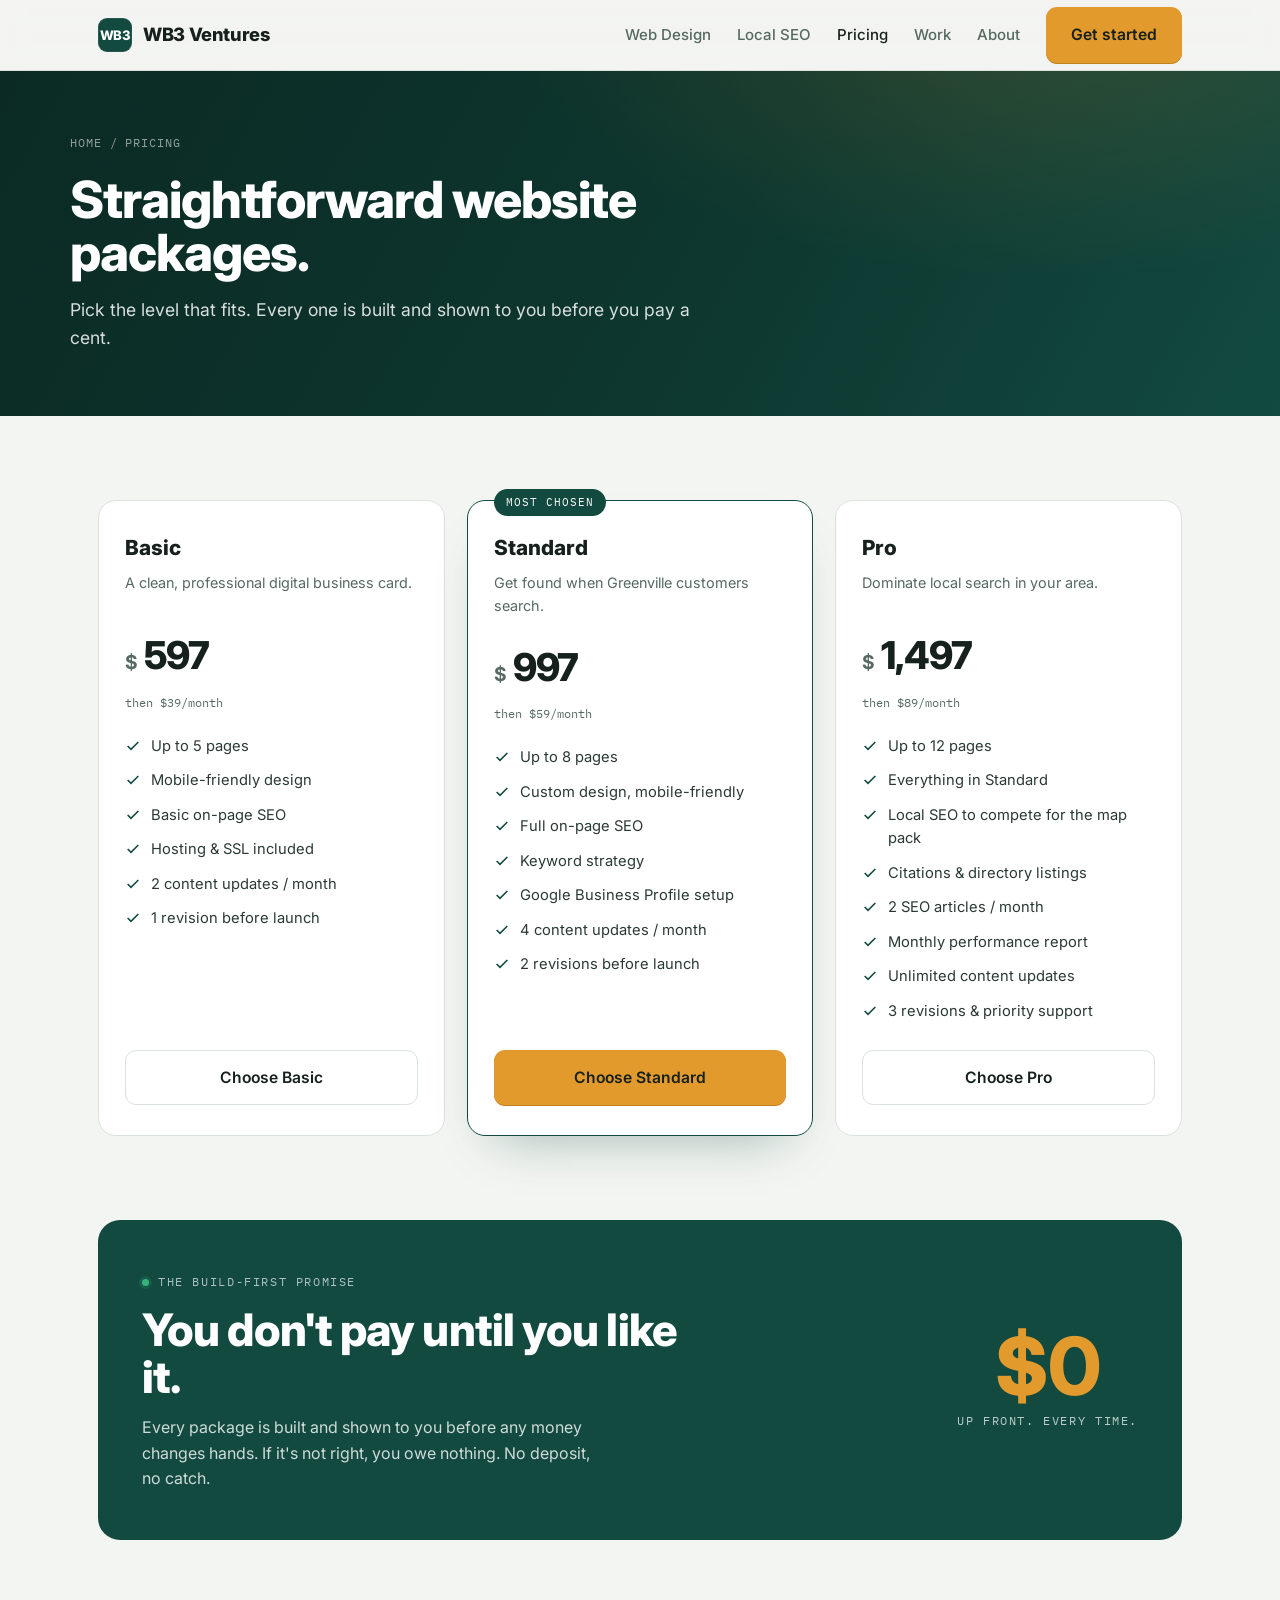
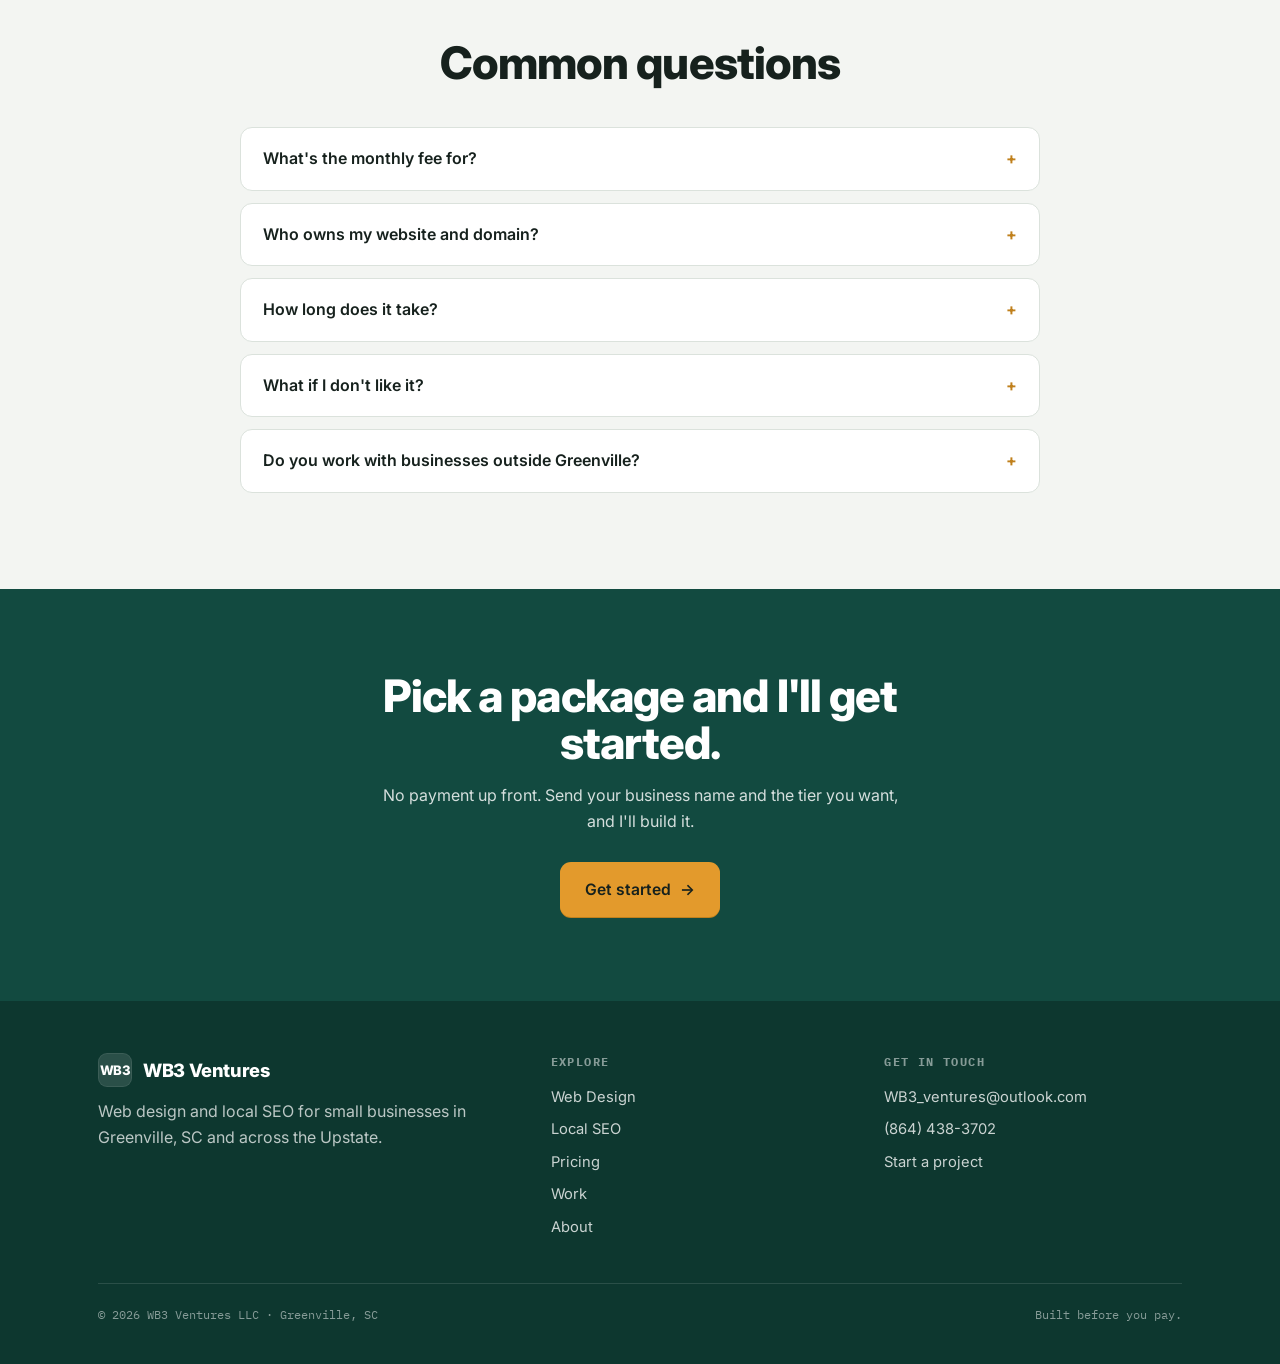
<file: pricing.html>
<!DOCTYPE html>
<html lang="en">
<head>
<script async src="https://www.googletagmanager.com/gtag/js?id=G-8GNQ1ZYRF9"></script>
<script>window.dataLayer=window.dataLayer||[];function gtag(){dataLayer.push(arguments);}gtag('js',new Date());gtag('config','G-8GNQ1ZYRF9');</script>
<meta charset="UTF-8">
<meta name="viewport" content="width=device-width, initial-scale=1.0">
<title>Website Pricing &amp; Packages | WB3 Ventures, Greenville SC</title>
<meta name="description" content="Straightforward website pricing for Greenville, SC small businesses. Three packages from $597. Built before you pay — see the finished site before you owe anything.">
<link rel="canonical" href="https://wb3ventures.com/pricing.html">
<link rel="icon" type="image/svg+xml" href="data:image/svg+xml,<svg xmlns='http://www.w3.org/2000/svg' viewBox='0 0 64 64'><rect width='64' height='64' rx='14' fill='%23124A40'/><text x='32' y='45' font-family='Arial,sans-serif' font-size='38' font-weight='bold' fill='white' text-anchor='middle'>W</text></svg>">
<link rel="preconnect" href="https://fonts.googleapis.com">
<link rel="preconnect" href="https://fonts.gstatic.com" crossorigin>
<link href="https://fonts.googleapis.com/css2?family=IBM+Plex+Mono:wght@400;500&family=Inter:wght@400;500;600;700;800&display=swap" rel="stylesheet">
<link rel="stylesheet" href="styles.css">
</head>
<body>

<header class="site">
  <div class="wrap nav">
    <a href="index.html" class="brand"><span class="mark">WB3</span>WB3 Ventures</a>
    <nav class="navlinks" id="menu">
      <a class="lnk" href="web-design.html">Web Design</a>
      <a class="lnk" href="local-seo.html">Local SEO</a>
      <a class="lnk active" href="pricing.html">Pricing</a>
      <a class="lnk" href="work.html">Work</a>
      <a class="lnk" href="about.html">About</a>
      <a class="btn btn-amber" href="contact.html">Get started</a>
    </nav>
    <button class="navtoggle" id="toggle" aria-label="Menu" aria-expanded="false"><span></span><span></span><span></span></button>
  </div>
</header>

<section class="subhero">
  <div class="wrap">
    <span class="crumbs"><a href="index.html">Home</a> / Pricing</span>
    <h1>Straightforward website packages.</h1>
    <p>Pick the level that fits. Every one is built and shown to you before you pay a cent.</p>
  </div>
</section>

<main>
  <section class="section">
    <div class="wrap">
      <div class="tiers">

        <div class="tier">
          <div class="tname">Basic</div>
          <div class="tsub">A clean, professional digital business card.</div>
          <div class="price"><span class="cur">$</span><span class="amt">597</span></div>
          <div class="permo">then $39/month</div>
          <ul class="feats">
            <li><svg width="16" height="16" viewBox="0 0 24 24" fill="none" stroke="currentColor" stroke-width="2.4"><path d="M20 6 9 17l-5-5"/></svg>Up to 5 pages</li>
            <li><svg width="16" height="16" viewBox="0 0 24 24" fill="none" stroke="currentColor" stroke-width="2.4"><path d="M20 6 9 17l-5-5"/></svg>Mobile-friendly design</li>
            <li><svg width="16" height="16" viewBox="0 0 24 24" fill="none" stroke="currentColor" stroke-width="2.4"><path d="M20 6 9 17l-5-5"/></svg>Basic on-page SEO</li>
            <li><svg width="16" height="16" viewBox="0 0 24 24" fill="none" stroke="currentColor" stroke-width="2.4"><path d="M20 6 9 17l-5-5"/></svg>Hosting &amp; SSL included</li>
            <li><svg width="16" height="16" viewBox="0 0 24 24" fill="none" stroke="currentColor" stroke-width="2.4"><path d="M20 6 9 17l-5-5"/></svg>2 content updates / month</li>
            <li><svg width="16" height="16" viewBox="0 0 24 24" fill="none" stroke="currentColor" stroke-width="2.4"><path d="M20 6 9 17l-5-5"/></svg>1 revision before launch</li>
          </ul>
          <a href="contact.html" class="btn btn-ghost">Choose Basic</a>
        </div>

        <div class="tier feat">
          <div class="tname">Standard</div>
          <div class="tsub">Get found when Greenville customers search.</div>
          <div class="price"><span class="cur">$</span><span class="amt">997</span></div>
          <div class="permo">then $59/month</div>
          <ul class="feats">
            <li><svg width="16" height="16" viewBox="0 0 24 24" fill="none" stroke="currentColor" stroke-width="2.4"><path d="M20 6 9 17l-5-5"/></svg>Up to 8 pages</li>
            <li><svg width="16" height="16" viewBox="0 0 24 24" fill="none" stroke="currentColor" stroke-width="2.4"><path d="M20 6 9 17l-5-5"/></svg>Custom design, mobile-friendly</li>
            <li><svg width="16" height="16" viewBox="0 0 24 24" fill="none" stroke="currentColor" stroke-width="2.4"><path d="M20 6 9 17l-5-5"/></svg>Full on-page SEO</li>
            <li><svg width="16" height="16" viewBox="0 0 24 24" fill="none" stroke="currentColor" stroke-width="2.4"><path d="M20 6 9 17l-5-5"/></svg>Keyword strategy</li>
            <li><svg width="16" height="16" viewBox="0 0 24 24" fill="none" stroke="currentColor" stroke-width="2.4"><path d="M20 6 9 17l-5-5"/></svg>Google Business Profile setup</li>
            <li><svg width="16" height="16" viewBox="0 0 24 24" fill="none" stroke="currentColor" stroke-width="2.4"><path d="M20 6 9 17l-5-5"/></svg>4 content updates / month</li>
            <li><svg width="16" height="16" viewBox="0 0 24 24" fill="none" stroke="currentColor" stroke-width="2.4"><path d="M20 6 9 17l-5-5"/></svg>2 revisions before launch</li>
          </ul>
          <a href="contact.html" class="btn btn-amber">Choose Standard</a>
        </div>

        <div class="tier">
          <div class="tname">Pro</div>
          <div class="tsub">Dominate local search in your area.</div>
          <div class="price"><span class="cur">$</span><span class="amt">1,497</span></div>
          <div class="permo">then $89/month</div>
          <ul class="feats">
            <li><svg width="16" height="16" viewBox="0 0 24 24" fill="none" stroke="currentColor" stroke-width="2.4"><path d="M20 6 9 17l-5-5"/></svg>Up to 12 pages</li>
            <li><svg width="16" height="16" viewBox="0 0 24 24" fill="none" stroke="currentColor" stroke-width="2.4"><path d="M20 6 9 17l-5-5"/></svg>Everything in Standard</li>
            <li><svg width="16" height="16" viewBox="0 0 24 24" fill="none" stroke="currentColor" stroke-width="2.4"><path d="M20 6 9 17l-5-5"/></svg>Local SEO to compete for the map pack</li>
            <li><svg width="16" height="16" viewBox="0 0 24 24" fill="none" stroke="currentColor" stroke-width="2.4"><path d="M20 6 9 17l-5-5"/></svg>Citations &amp; directory listings</li>
            <li><svg width="16" height="16" viewBox="0 0 24 24" fill="none" stroke="currentColor" stroke-width="2.4"><path d="M20 6 9 17l-5-5"/></svg>2 SEO articles / month</li>
            <li><svg width="16" height="16" viewBox="0 0 24 24" fill="none" stroke="currentColor" stroke-width="2.4"><path d="M20 6 9 17l-5-5"/></svg>Monthly performance report</li>
            <li><svg width="16" height="16" viewBox="0 0 24 24" fill="none" stroke="currentColor" stroke-width="2.4"><path d="M20 6 9 17l-5-5"/></svg>Unlimited content updates</li>
            <li><svg width="16" height="16" viewBox="0 0 24 24" fill="none" stroke="currentColor" stroke-width="2.4"><path d="M20 6 9 17l-5-5"/></svg>3 revisions &amp; priority support</li>
          </ul>
          <a href="contact.html" class="btn btn-ghost">Choose Pro</a>
        </div>

      </div>
    </div>
  </section>

  <section class="section" style="padding-top:0">
    <div class="wrap">
      <div class="risk reveal">
        <div>
          <span class="eyebrow pale">The build-first promise</span>
          <h2 style="margin-top:14px">You don't pay until you like it.</h2>
          <p>Every package is built and shown to you before any money changes hands. If it's not right, you owe nothing. No deposit, no catch.</p>
        </div>
        <div class="riskbadge"><div class="big">$0</div><div class="cap">Up front. Every time.</div></div>
      </div>
    </div>
  </section>

  <section class="section" style="padding-top:0">
    <div class="wrap">
      <div class="section-head" style="text-align:center;margin:0 auto 40px">
        <h2>Common questions</h2>
      </div>
      <div class="faq">
        <details><summary>What's the monthly fee for?</summary><p>Hosting, SSL, and ongoing updates, plus SEO work on the Standard and Pro tiers. It keeps your site fast, secure, and current instead of going stale the day it launches.</p></details>
        <details><summary>Who owns my website and domain?</summary><p>You do. The domain is registered in your name, and the site is yours. You're never locked in.</p></details>
        <details><summary>How long does it take?</summary><p>Often just a few days, depending on the size of the build. I only take on a handful of projects at a time so each one gets real attention.</p></details>
        <details><summary>What if I don't like it?</summary><p>Then you don't pay. I build the site first so you can judge the real thing, not a mockup. It only goes live once you're happy.</p></details>
        <details><summary>Do you work with businesses outside Greenville?</summary><p>Yes. I'm based in the Upstate and focus on Greenville and nearby towns, but the work is done online, so location isn't a barrier.</p></details>
      </div>
    </div>
  </section>

  <section class="section ctaband">
    <div class="wrap">
      <h2>Pick a package and I'll get started.</h2>
      <p>No payment up front. Send your business name and the tier you want, and I'll build it.</p>
      <a href="contact.html" class="btn btn-amber">Get started <span class="arw">&rarr;</span></a>
    </div>
  </section>
</main>

<footer class="site">
  <div class="wrap">
    <div class="foot-grid">
      <div>
        <a href="index.html" class="brand"><span class="mark">WB3</span>WB3 Ventures</a>
        <p style="margin-top:8px">Web design and local SEO for small businesses in Greenville, SC and across the Upstate.</p>
      </div>
      <div class="foot-col">
        <h4>Explore</h4>
        <a href="web-design.html">Web Design</a>
        <a href="local-seo.html">Local SEO</a>
        <a href="pricing.html">Pricing</a>
        <a href="work.html">Work</a>
        <a href="about.html">About</a>
      </div>
      <div class="foot-col">
        <h4>Get in touch</h4>
        <a href="mailto:WB3_ventures@outlook.com">WB3_ventures@outlook.com</a>
        <a href="tel:+18644383702">(864) 438-3702</a>
        <a href="contact.html">Start a project</a>
      </div>
    </div>
    <div class="foot-bottom">
      <span>&copy; 2026 WB3 Ventures LLC &middot; Greenville, SC</span>
      <span>Built before you pay.</span>
    </div>
  </div>
</footer>

<script>
  var t=document.getElementById('toggle'),m=document.getElementById('menu');
  t.addEventListener('click',function(){var o=m.classList.toggle('open');t.setAttribute('aria-expanded',o);});
  var io=new IntersectionObserver(function(e){e.forEach(function(en){if(en.isIntersecting){en.target.classList.add('seen');io.unobserve(en.target);}});},{threshold:.15});
  document.querySelectorAll('.reveal').forEach(function(el){io.observe(el);});
</script>
</body>
</html>
</file>
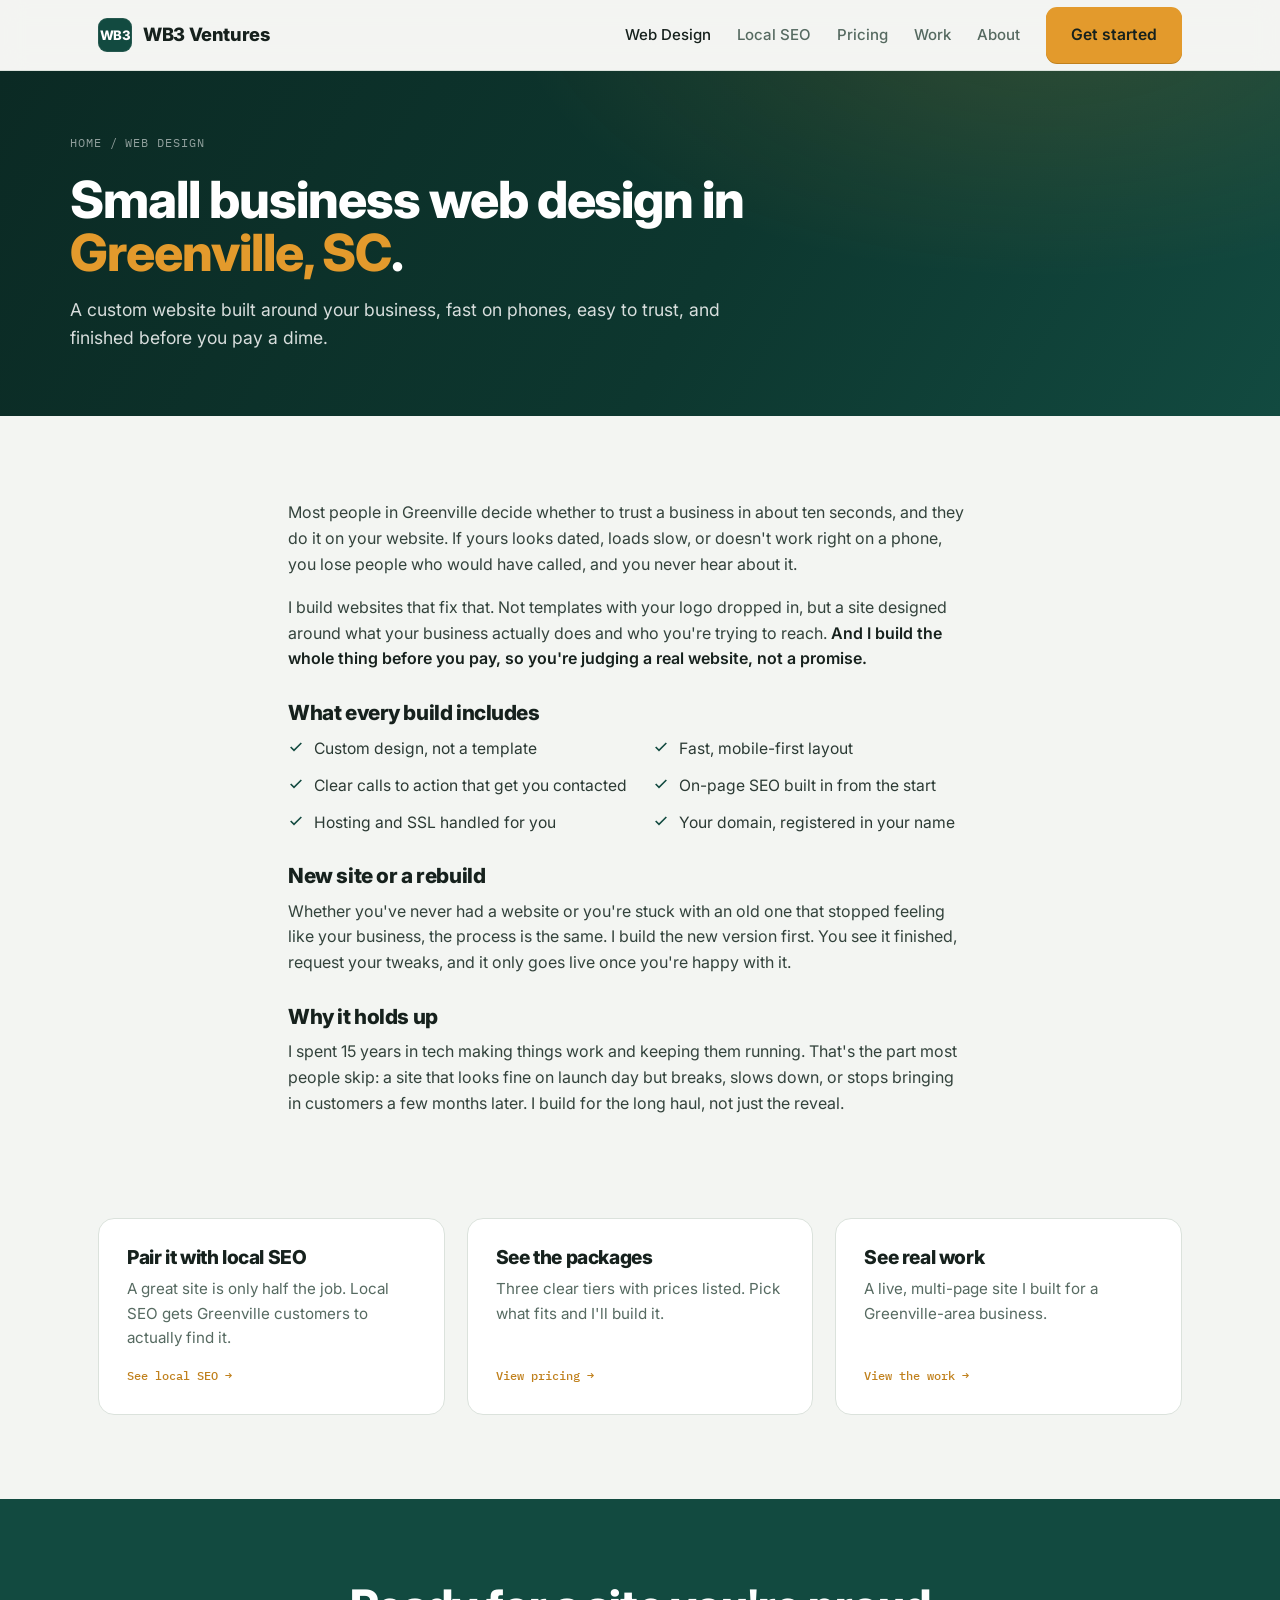
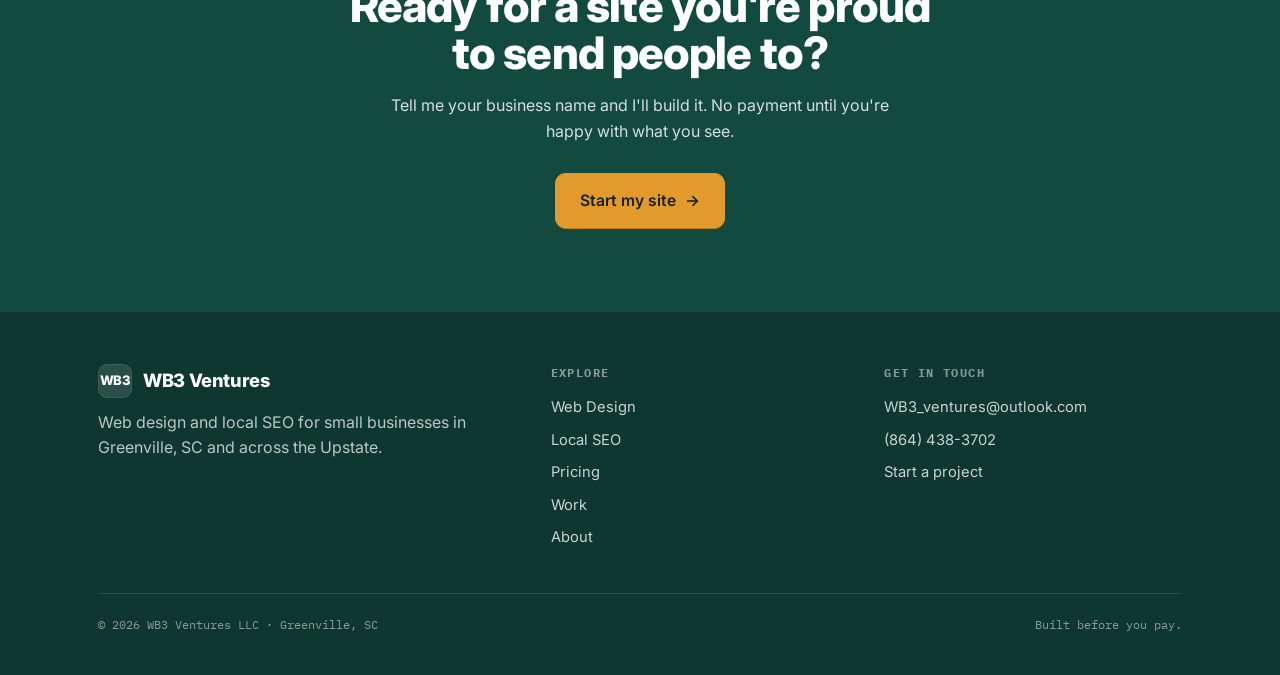
<file: web-design.html>
<!DOCTYPE html>
<html lang="en">
<head>
<script async src="https://www.googletagmanager.com/gtag/js?id=G-8GNQ1ZYRF9"></script>
<script>window.dataLayer=window.dataLayer||[];function gtag(){dataLayer.push(arguments);}gtag('js',new Date());gtag('config','G-8GNQ1ZYRF9');</script>
<meta charset="UTF-8">
<meta name="viewport" content="width=device-width, initial-scale=1.0">
<title>Small Business Web Design in Greenville, SC | WB3 Ventures</title>
<meta name="description" content="Custom, mobile-friendly web design for Greenville, SC small businesses. Fast, professional sites built before you pay. See the finished site before you owe anything.">
<link rel="canonical" href="https://wb3ventures.com/web-design.html">
<link rel="icon" type="image/svg+xml" href="data:image/svg+xml,<svg xmlns='http://www.w3.org/2000/svg' viewBox='0 0 64 64'><rect width='64' height='64' rx='14' fill='%23124A40'/><text x='32' y='45' font-family='Arial,sans-serif' font-size='38' font-weight='bold' fill='white' text-anchor='middle'>W</text></svg>">
<link rel="preconnect" href="https://fonts.googleapis.com">
<link rel="preconnect" href="https://fonts.gstatic.com" crossorigin>
<link href="https://fonts.googleapis.com/css2?family=IBM+Plex+Mono:wght@400;500&family=Inter:wght@400;500;600;700;800&display=swap" rel="stylesheet">
<link rel="stylesheet" href="styles.css">
</head>
<body>

<header class="site">
  <div class="wrap nav">
    <a href="index.html" class="brand"><span class="mark">WB3</span>WB3 Ventures</a>
    <nav class="navlinks" id="menu">
      <a class="lnk active" href="web-design.html">Web Design</a>
      <a class="lnk" href="local-seo.html">Local SEO</a>
      <a class="lnk" href="pricing.html">Pricing</a>
      <a class="lnk" href="work.html">Work</a>
      <a class="lnk" href="about.html">About</a>
      <a class="btn btn-amber" href="contact.html">Get started</a>
    </nav>
    <button class="navtoggle" id="toggle" aria-label="Menu" aria-expanded="false"><span></span><span></span><span></span></button>
  </div>
</header>

<section class="subhero">
  <div class="wrap">
    <span class="crumbs"><a href="index.html">Home</a> / Web Design</span>
    <h1>Small business web design in <em>Greenville, SC</em>.</h1>
    <p>A custom website built around your business, fast on phones, easy to trust, and finished before you pay a dime.</p>
  </div>
</section>

<main>
  <section class="section">
    <div class="wrap prose" style="max-width:760px">
      <p>Most people in Greenville decide whether to trust a business in about ten seconds, and they do it on your website. If yours looks dated, loads slow, or doesn't work right on a phone, you lose people who would have called, and you never hear about it.</p>
      <p>I build websites that fix that. Not templates with your logo dropped in, but a site designed around what your business actually does and who you're trying to reach. <strong>And I build the whole thing before you pay, so you're judging a real website, not a promise.</strong></p>

      <h3>What every build includes</h3>
      <ul class="checks">
        <li><svg width="16" height="16" viewBox="0 0 24 24" fill="none" stroke="currentColor" stroke-width="2.4"><path d="M20 6 9 17l-5-5"/></svg>Custom design, not a template</li>
        <li><svg width="16" height="16" viewBox="0 0 24 24" fill="none" stroke="currentColor" stroke-width="2.4"><path d="M20 6 9 17l-5-5"/></svg>Fast, mobile-first layout</li>
        <li><svg width="16" height="16" viewBox="0 0 24 24" fill="none" stroke="currentColor" stroke-width="2.4"><path d="M20 6 9 17l-5-5"/></svg>Clear calls to action that get you contacted</li>
        <li><svg width="16" height="16" viewBox="0 0 24 24" fill="none" stroke="currentColor" stroke-width="2.4"><path d="M20 6 9 17l-5-5"/></svg>On-page SEO built in from the start</li>
        <li><svg width="16" height="16" viewBox="0 0 24 24" fill="none" stroke="currentColor" stroke-width="2.4"><path d="M20 6 9 17l-5-5"/></svg>Hosting and SSL handled for you</li>
        <li><svg width="16" height="16" viewBox="0 0 24 24" fill="none" stroke="currentColor" stroke-width="2.4"><path d="M20 6 9 17l-5-5"/></svg>Your domain, registered in your name</li>
      </ul>

      <h3>New site or a rebuild</h3>
      <p>Whether you've never had a website or you're stuck with an old one that stopped feeling like your business, the process is the same. I build the new version first. You see it finished, request your tweaks, and it only goes live once you're happy with it.</p>

      <h3>Why it holds up</h3>
      <p>I spent 15 years in tech making things work and keeping them running. That's the part most people skip: a site that looks fine on launch day but breaks, slows down, or stops bringing in customers a few months later. I build for the long haul, not just the reveal.</p>
    </div>
  </section>

  <section class="section" style="padding-top:0">
    <div class="wrap">
      <div class="grid3">
        <div class="fcard"><h3>Pair it with local SEO</h3><p>A great site is only half the job. Local SEO gets Greenville customers to actually find it.</p><a class="more" href="local-seo.html">See local SEO &rarr;</a></div>
        <div class="fcard"><h3>See the packages</h3><p>Three clear tiers with prices listed. Pick what fits and I'll build it.</p><a class="more" href="pricing.html">View pricing &rarr;</a></div>
        <div class="fcard"><h3>See real work</h3><p>A live, multi-page site I built for a Greenville-area business.</p><a class="more" href="work.html">View the work &rarr;</a></div>
      </div>
    </div>
  </section>

  <section class="section ctaband">
    <div class="wrap">
      <h2>Ready for a site you're proud to send people to?</h2>
      <p>Tell me your business name and I'll build it. No payment until you're happy with what you see.</p>
      <a href="contact.html" class="btn btn-amber">Start my site <span class="arw">&rarr;</span></a>
    </div>
  </section>
</main>

<footer class="site">
  <div class="wrap">
    <div class="foot-grid">
      <div>
        <a href="index.html" class="brand"><span class="mark">WB3</span>WB3 Ventures</a>
        <p style="margin-top:8px">Web design and local SEO for small businesses in Greenville, SC and across the Upstate.</p>
      </div>
      <div class="foot-col">
        <h4>Explore</h4>
        <a href="web-design.html">Web Design</a>
        <a href="local-seo.html">Local SEO</a>
        <a href="pricing.html">Pricing</a>
        <a href="work.html">Work</a>
        <a href="about.html">About</a>
      </div>
      <div class="foot-col">
        <h4>Get in touch</h4>
        <a href="mailto:WB3_ventures@outlook.com">WB3_ventures@outlook.com</a>
        <a href="tel:+18644383702">(864) 438-3702</a>
        <a href="contact.html">Start a project</a>
      </div>
    </div>
    <div class="foot-bottom">
      <span>&copy; 2026 WB3 Ventures LLC &middot; Greenville, SC</span>
      <span>Built before you pay.</span>
    </div>
  </div>
</footer>

<script>
  var t=document.getElementById('toggle'),m=document.getElementById('menu');
  t.addEventListener('click',function(){var o=m.classList.toggle('open');t.setAttribute('aria-expanded',o);});
  var io=new IntersectionObserver(function(e){e.forEach(function(en){if(en.isIntersecting){en.target.classList.add('seen');io.unobserve(en.target);}});},{threshold:.15});
  document.querySelectorAll('.reveal').forEach(function(el){io.observe(el);});
</script>
</body>
</html>
</file>
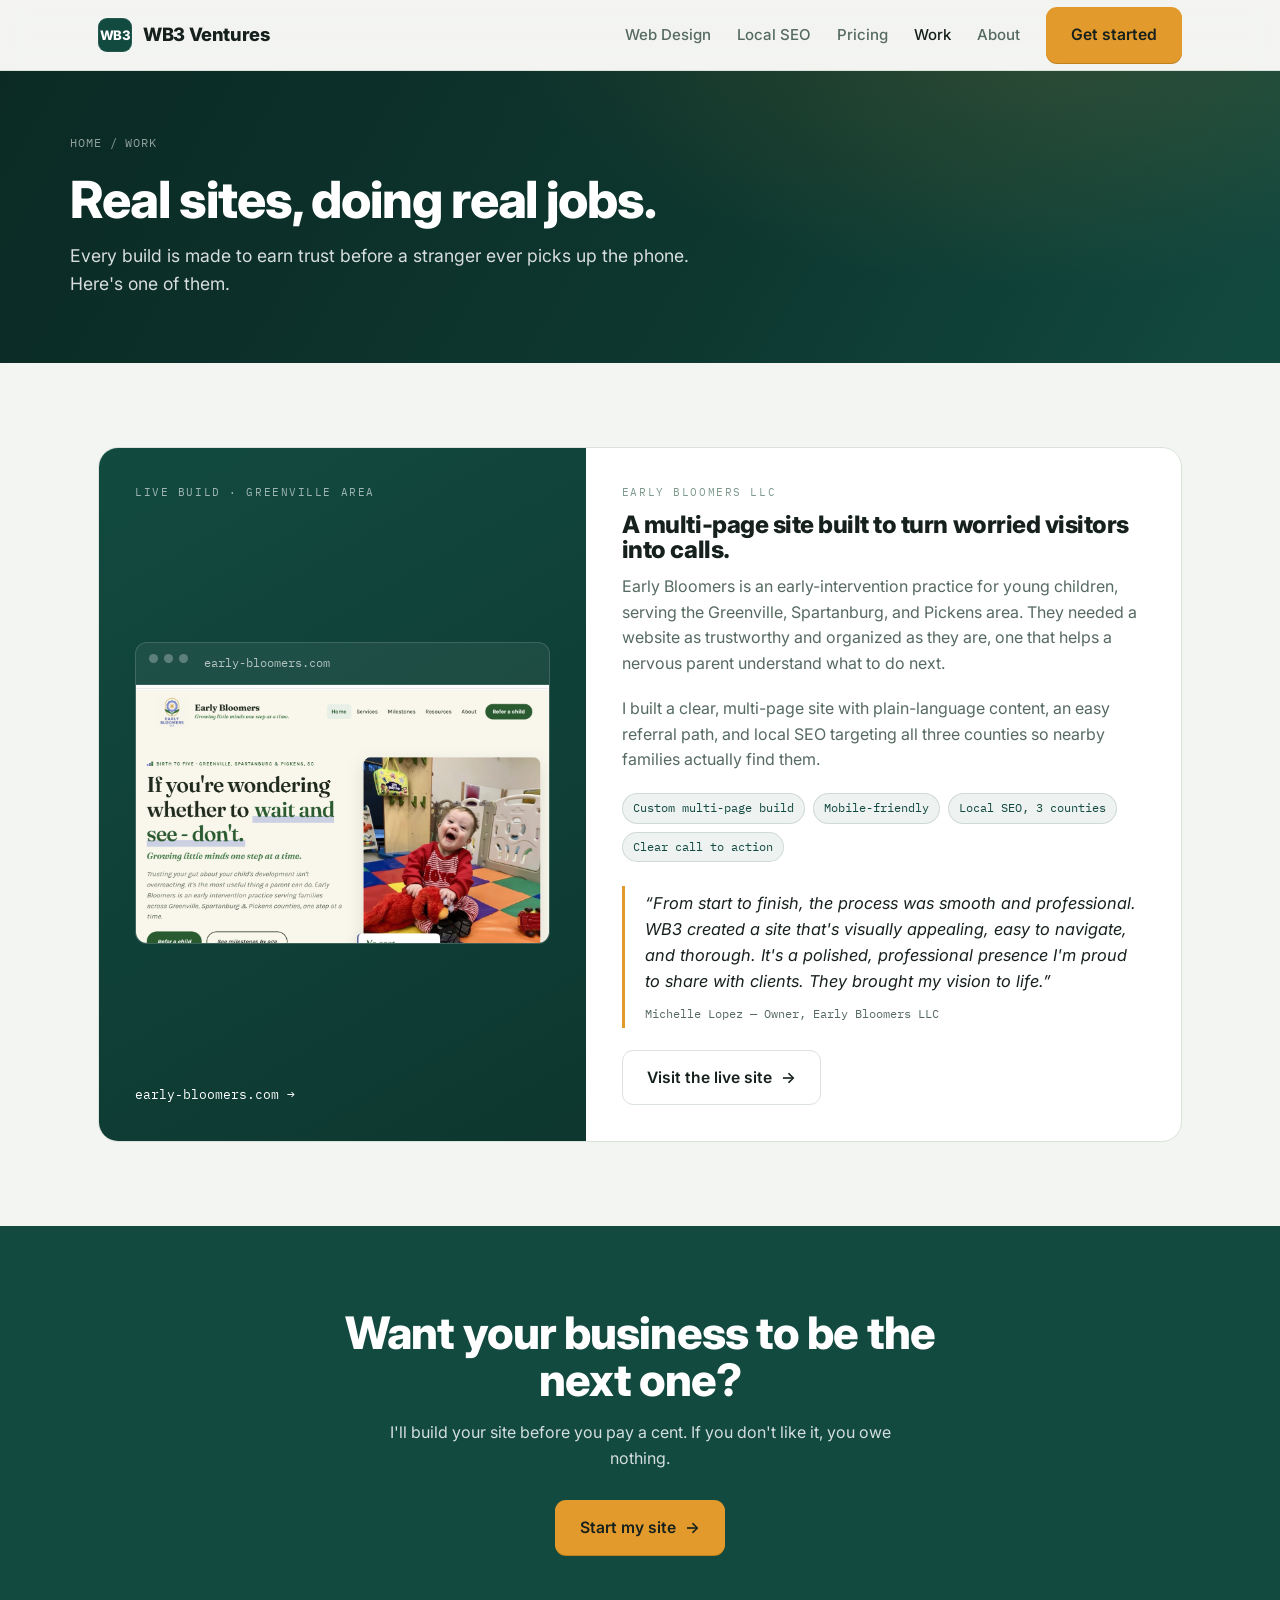
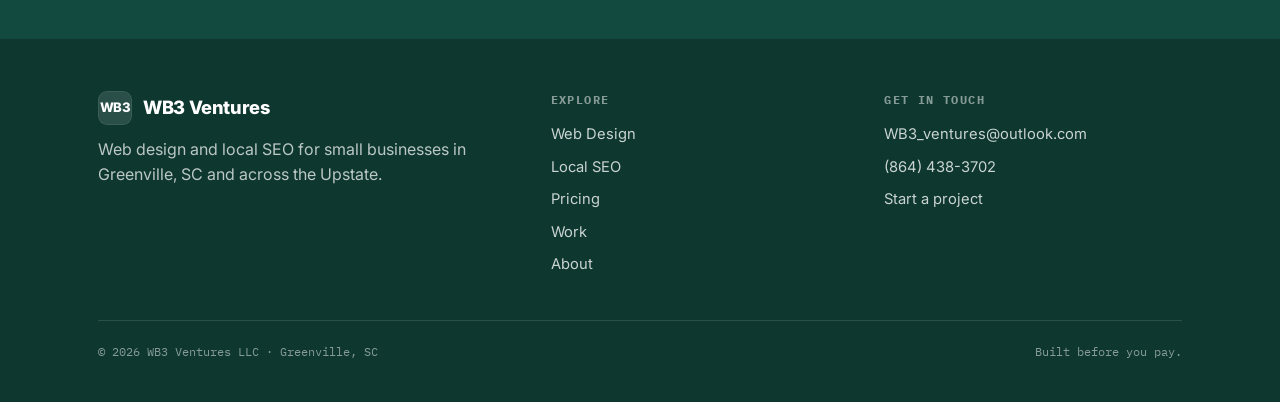
<file: work.html>
<!DOCTYPE html>
<html lang="en">
<head>
<script async src="https://www.googletagmanager.com/gtag/js?id=G-8GNQ1ZYRF9"></script>
<script>window.dataLayer=window.dataLayer||[];function gtag(){dataLayer.push(arguments);}gtag('js',new Date());gtag('config','G-8GNQ1ZYRF9');</script>
<meta charset="UTF-8">
<meta name="viewport" content="width=device-width, initial-scale=1.0">
<title>Our Work | Websites Built by WB3 Ventures, Greenville SC</title>
<meta name="description" content="Real websites built by WB3 Ventures for small businesses in the Greenville, SC area. See a live multi-page build with local SEO and a client testimonial.">
<link rel="canonical" href="https://wb3ventures.com/work.html">
<link rel="icon" type="image/svg+xml" href="data:image/svg+xml,<svg xmlns='http://www.w3.org/2000/svg' viewBox='0 0 64 64'><rect width='64' height='64' rx='14' fill='%23124A40'/><text x='32' y='45' font-family='Arial,sans-serif' font-size='38' font-weight='bold' fill='white' text-anchor='middle'>W</text></svg>">
<link rel="preconnect" href="https://fonts.googleapis.com">
<link rel="preconnect" href="https://fonts.gstatic.com" crossorigin>
<link href="https://fonts.googleapis.com/css2?family=IBM+Plex+Mono:wght@400;500&family=Inter:wght@400;500;600;700;800&display=swap" rel="stylesheet">
<link rel="stylesheet" href="styles.css">
</head>
<body>

<header class="site">
  <div class="wrap nav">
    <a href="index.html" class="brand"><span class="mark">WB3</span>WB3 Ventures</a>
    <nav class="navlinks" id="menu">
      <a class="lnk" href="web-design.html">Web Design</a>
      <a class="lnk" href="local-seo.html">Local SEO</a>
      <a class="lnk" href="pricing.html">Pricing</a>
      <a class="lnk active" href="work.html">Work</a>
      <a class="lnk" href="about.html">About</a>
      <a class="btn btn-amber" href="contact.html">Get started</a>
    </nav>
    <button class="navtoggle" id="toggle" aria-label="Menu" aria-expanded="false"><span></span><span></span><span></span></button>
  </div>
</header>

<section class="subhero">
  <div class="wrap">
    <span class="crumbs"><a href="index.html">Home</a> / Work</span>
    <h1>Real sites, doing real jobs.</h1>
    <p>Every build is made to earn trust before a stranger ever picks up the phone. Here's one of them.</p>
  </div>
</section>

<main>
  <section class="section">
    <div class="wrap">
      <div class="case reveal">
        <div class="case-media">
          <div class="kicker">Live build &middot; Greenville area</div>
          <div class="browser">
            <div class="top"><i></i><i></i><i></i><span class="url">early-bloomers.com</span></div>
            <div class="shot"><img src="Images/EarlyBloomers.jpg" alt="Early Bloomers homepage, built by WB3 Ventures" loading="lazy"></div>
          </div>
          <a class="live" href="https://early-bloomers.com" target="_blank" rel="noopener">early-bloomers.com &rarr;</a>
        </div>
        <div class="case-body">
          <div class="kicker" style="font-family:var(--mono);font-size:.7rem;letter-spacing:.14em;text-transform:uppercase;color:var(--sage)">Early Bloomers LLC</div>
          <h3>A multi-page site built to turn worried visitors into calls.</h3>
          <p>Early Bloomers is an early-intervention practice for young children, serving the Greenville, Spartanburg, and Pickens area. They needed a website as trustworthy and organized as they are, one that helps a nervous parent understand what to do next.</p>
          <p>I built a clear, multi-page site with plain-language content, an easy referral path, and local SEO targeting all three counties so nearby families actually find them.</p>
          <div class="case-tags">
            <span>Custom multi-page build</span>
            <span>Mobile-friendly</span>
            <span>Local SEO, 3 counties</span>
            <span>Clear call to action</span>
          </div>
          <div class="quote">
            <p>&ldquo;From start to finish, the process was smooth and professional. WB3 created a site that's visually appealing, easy to navigate, and thorough. It's a polished, professional presence I'm proud to share with clients. They brought my vision to life.&rdquo;</p>
            <cite>Michelle Lopez &mdash; Owner, Early Bloomers LLC</cite>
          </div>
          <a href="https://early-bloomers.com" target="_blank" rel="noopener" class="btn btn-ghost">Visit the live site <span class="arw">&rarr;</span></a>
        </div>
      </div>
    </div>
  </section>

  <section class="section ctaband">
    <div class="wrap">
      <h2>Want your business to be the next one?</h2>
      <p>I'll build your site before you pay a cent. If you don't like it, you owe nothing.</p>
      <a href="contact.html" class="btn btn-amber">Start my site <span class="arw">&rarr;</span></a>
    </div>
  </section>
</main>

<footer class="site">
  <div class="wrap">
    <div class="foot-grid">
      <div>
        <a href="index.html" class="brand"><span class="mark">WB3</span>WB3 Ventures</a>
        <p style="margin-top:8px">Web design and local SEO for small businesses in Greenville, SC and across the Upstate.</p>
      </div>
      <div class="foot-col">
        <h4>Explore</h4>
        <a href="web-design.html">Web Design</a>
        <a href="local-seo.html">Local SEO</a>
        <a href="pricing.html">Pricing</a>
        <a href="work.html">Work</a>
        <a href="about.html">About</a>
      </div>
      <div class="foot-col">
        <h4>Get in touch</h4>
        <a href="mailto:WB3_ventures@outlook.com">WB3_ventures@outlook.com</a>
        <a href="tel:+18644383702">(864) 438-3702</a>
        <a href="contact.html">Start a project</a>
      </div>
    </div>
    <div class="foot-bottom">
      <span>&copy; 2026 WB3 Ventures LLC &middot; Greenville, SC</span>
      <span>Built before you pay.</span>
    </div>
  </div>
</footer>

<script>
  var t=document.getElementById('toggle'),m=document.getElementById('menu');
  t.addEventListener('click',function(){var o=m.classList.toggle('open');t.setAttribute('aria-expanded',o);});
  var io=new IntersectionObserver(function(e){e.forEach(function(en){if(en.isIntersecting){en.target.classList.add('seen');io.unobserve(en.target);}});},{threshold:.15});
  document.querySelectorAll('.reveal').forEach(function(el){io.observe(el);});
</script>
</body>
</html>
</file>
<file: styles.css>
:root{
  --ink:#16211D;
  --pine:#124A40;
  --pine-deep:#0D372F;
  --paper:#F3F5F2;
  --card:#FFFFFF;
  --amber:#E39A2C;
  --amber-deep:#C0801C;
  --sage:#7D998C;
  --line:#DBE2DC;
  --muted:#566A61;
  --ok:#38B27A;
  --display:"Inter",system-ui,sans-serif;
  --body:"Inter",system-ui,sans-serif;
  --mono:"IBM Plex Mono",ui-monospace,monospace;
  --wrap:1140px;
}
*{box-sizing:border-box;margin:0;padding:0}
html{scroll-behavior:smooth}
body{font-family:var(--body);color:var(--ink);background:var(--paper);line-height:1.6;-webkit-font-smoothing:antialiased;overflow-x:hidden}
a{color:inherit;text-decoration:none}
img{max-width:100%;display:block}
.wrap{width:100%;max-width:var(--wrap);margin:0 auto;padding:0 28px}

.eyebrow{font-family:var(--mono);font-size:.72rem;letter-spacing:.14em;text-transform:uppercase;color:var(--muted);display:inline-flex;align-items:center;gap:9px}
.eyebrow::before{content:"";width:7px;height:7px;border-radius:50%;background:var(--ok);box-shadow:0 0 0 3px rgba(56,178,122,.16);flex:none}
.eyebrow.amber::before{background:var(--amber);box-shadow:0 0 0 3px rgba(227,154,44,.16)}
.eyebrow.pale{color:rgba(255,255,255,.66)}

h1,h2,h3{font-family:var(--display);line-height:1.05;letter-spacing:-.02em;font-weight:800}
h2{font-size:clamp(1.9rem,4vw,2.8rem)}
.lede{font-size:1.12rem;color:var(--muted);max-width:58ch}

.btn{display:inline-flex;align-items:center;gap:9px;font-family:var(--body);font-weight:600;font-size:.98rem;padding:14px 24px;border-radius:11px;cursor:pointer;border:1.5px solid transparent;transition:transform .16s ease,box-shadow .16s ease,background .16s ease}
.btn-amber{background:var(--amber);color:var(--ink);box-shadow:0 1px 0 var(--amber-deep)}
.btn-amber:hover{transform:translateY(-2px);box-shadow:0 8px 22px -8px rgba(227,154,44,.7)}
.btn-ghost{border-color:var(--line);color:var(--ink);background:transparent}
.btn-ghost:hover{border-color:var(--pine);color:var(--pine)}
.btn-pale{border-color:rgba(255,255,255,.28);color:#fff}
.btn-pale:hover{background:rgba(255,255,255,.08)}
.btn .arw{transition:transform .16s ease}
.btn:hover .arw{transform:translateX(3px)}

/* header */
header.site{position:sticky;top:0;z-index:50;background:rgba(243,245,242,.82);backdrop-filter:saturate(140%) blur(12px);border-bottom:1px solid var(--line)}
.nav{display:flex;align-items:center;justify-content:space-between;height:70px}
.brand{display:flex;align-items:center;gap:11px;font-family:var(--display);font-weight:800;font-size:1.15rem;letter-spacing:-.02em}
.mark{width:34px;height:34px;border-radius:9px;flex:none;background:var(--pine);color:#fff;display:grid;place-items:center;font-family:var(--display);font-weight:800;font-size:.82rem;box-shadow:inset 0 0 0 1px rgba(255,255,255,.08)}
.navlinks{display:flex;align-items:center;gap:26px}
.navlinks a.lnk{font-size:.94rem;color:var(--muted);font-weight:500;transition:color .15s}
.navlinks a.lnk:hover,.navlinks a.lnk.active{color:var(--ink)}
.navtoggle{display:none;background:none;border:1px solid var(--line);border-radius:9px;padding:8px 10px;cursor:pointer}
.navtoggle span{display:block;width:20px;height:2px;background:var(--ink);margin:4px 0;border-radius:2px}

/* home hero (full-bleed photo) */
.hero{position:relative;color:#fff;padding:64px 0 96px;overflow:hidden;isolation:isolate}
.hero-bg{position:absolute;inset:0;z-index:-1;background:linear-gradient(102deg,rgba(9,38,32,.93) 0%,rgba(11,44,37,.8) 46%,rgba(13,55,47,.56) 100%),url('https://images.unsplash.com/photo-1754548930550-be9fa88874f4?auto=format&fit=crop&w=1920&q=70') center/cover no-repeat}
.hero-bg::after{content:"";position:absolute;inset:0;background-image:radial-gradient(rgba(255,255,255,.05) 1px,transparent 1px);background-size:24px 24px;opacity:.26}
.hero-inner{max-width:720px;position:relative}
.hero .eyebrow{color:rgba(255,255,255,.8)}
.hero .eyebrow.amber::before{background:var(--amber);box-shadow:0 0 0 3px rgba(227,154,44,.22)}
.hero h1{font-size:clamp(2.5rem,5.6vw,4rem);line-height:1.03;letter-spacing:-.03em;margin:20px 0 20px}
.hero h1 em{font-style:normal;color:var(--amber)}
.hero .lede{color:rgba(255,255,255,.86);margin-bottom:30px;max-width:56ch}
.hero-cta{display:flex;gap:14px;flex-wrap:wrap;align-items:center}
.microtrust{margin-top:26px;display:flex;flex-wrap:wrap;gap:18px}
.microtrust span{font-family:var(--mono);font-size:.75rem;color:rgba(255,255,255,.78);display:inline-flex;align-items:center;gap:7px}
.microtrust span::before{content:"";width:5px;height:5px;border-radius:50%;background:var(--amber)}

/* interior subhero */
.subhero{position:relative;color:#fff;background:radial-gradient(900px 460px at 82% -20%,rgba(227,154,44,.16),transparent 60%),linear-gradient(120deg,#0b2a24,#0d372f 56%,#124a40);overflow:hidden}
.subhero .wrap{padding:58px 0 64px}
.subhero .eyebrow{color:rgba(255,255,255,.72)}
.subhero .eyebrow.amber::before{background:var(--amber);box-shadow:0 0 0 3px rgba(227,154,44,.22)}
.subhero h1{font-size:clamp(2.1rem,4.6vw,3.2rem);line-height:1.05;letter-spacing:-.02em;margin:18px 0 16px;max-width:20ch}
.subhero h1 em{font-style:normal;color:var(--amber)}
.subhero p{color:rgba(255,255,255,.84);font-size:1.1rem;max-width:60ch}
.crumbs{font-family:var(--mono);font-size:.72rem;letter-spacing:.08em;text-transform:uppercase;color:rgba(255,255,255,.55)}
.crumbs a:hover{color:#fff}

/* sections */
.section{padding:84px 0}
.section.tight{padding:60px 0}
.section-head{max-width:62ch;margin-bottom:44px}
.section-head h2{margin:16px 0 14px}
.prose p{margin-bottom:18px;color:#33433c;max-width:68ch}
.prose p strong{color:var(--ink);font-weight:600}
.prose h3{font-size:1.3rem;margin:30px 0 12px}

/* band */
.band{background:var(--ink);color:#fff}
.band .lede{color:rgba(255,255,255,.72)}
.band h2{color:#fff}
.band .hl{color:var(--amber)}

/* feature grid / cards */
.grid3{display:grid;grid-template-columns:repeat(3,1fr);gap:22px}
.fcard{background:var(--card);border:1px solid var(--line);border-radius:16px;padding:28px;display:flex;flex-direction:column;transition:transform .2s ease,box-shadow .2s ease,border-color .2s}
.fcard:hover{transform:translateY(-4px);box-shadow:0 24px 48px -30px rgba(18,74,64,.35);border-color:var(--pine)}
.fcard .ic{width:44px;height:44px;border-radius:11px;background:rgba(18,74,64,.08);color:var(--pine);display:grid;place-items:center;margin-bottom:16px}
.fcard h3{font-size:1.2rem;margin-bottom:10px}
.fcard p{color:var(--muted);font-size:.95rem;margin-bottom:16px;flex:1}
.fcard .more{font-family:var(--mono);font-size:.78rem;color:var(--amber-deep);font-weight:500;display:inline-flex;align-items:center;gap:6px}

/* checklist */
.checks{list-style:none;display:grid;grid-template-columns:1fr 1fr;gap:12px 26px;margin:8px 0 4px}
.checks li{display:flex;align-items:flex-start;gap:10px;font-size:.98rem;color:#2b3a34}
.checks li svg{flex:none;margin-top:3px;color:var(--pine)}
@media(max-width:640px){.checks{grid-template-columns:1fr}}

/* pricing */
.tiers{display:grid;grid-template-columns:repeat(3,1fr);gap:22px;align-items:stretch}
.tier{background:var(--card);border:1px solid var(--line);border-radius:18px;padding:30px 26px;display:flex;flex-direction:column;position:relative;transition:transform .2s ease,box-shadow .2s ease}
.tier:hover{transform:translateY(-4px);box-shadow:0 26px 50px -30px rgba(18,74,64,.35)}
.tier.feat{border-color:var(--pine);box-shadow:0 26px 50px -28px rgba(18,74,64,.4)}
.tier.feat::before{content:"Most chosen";position:absolute;top:-12px;left:26px;background:var(--pine);color:#fff;font-family:var(--mono);font-size:.66rem;letter-spacing:.1em;text-transform:uppercase;padding:5px 12px;border-radius:20px}
.tier .tname{font-family:var(--display);font-weight:800;font-size:1.3rem}
.tier .tsub{color:var(--muted);font-size:.9rem;margin:6px 0 20px;min-height:2.4em}
.price{display:flex;align-items:baseline;gap:6px}
.price .amt{font-family:var(--display);font-weight:800;font-size:2.4rem;letter-spacing:-.03em}
.price .cur{font-family:var(--display);font-weight:700;font-size:1.2rem;color:var(--muted)}
.permo{font-family:var(--mono);font-size:.78rem;color:var(--muted);margin:6px 0 22px}
.feats{list-style:none;display:flex;flex-direction:column;gap:11px;margin-bottom:26px;flex:1}
.feats li{display:flex;align-items:flex-start;gap:10px;font-size:.92rem;color:#2b3a34}
.feats li svg{flex:none;margin-top:3px;color:var(--pine)}
.tier .btn{width:100%;justify-content:center}

/* process steps */
.steps{display:grid;grid-template-columns:repeat(4,1fr);gap:20px}
.step .num{font-family:var(--mono);font-size:.82rem;color:var(--amber-deep);letter-spacing:.1em}
.step .bar{height:3px;background:var(--line);border-radius:3px;margin:12px 0 18px}
.step h3{font-size:1.12rem;margin-bottom:8px}
.step p{font-size:.92rem;color:var(--muted)}

/* risk */
.risk{background:var(--pine);color:#fff;border-radius:22px;padding:48px 44px;display:grid;grid-template-columns:1.3fr 1fr;gap:40px;align-items:center}
.risk h2{color:#fff}
.risk p{color:rgba(255,255,255,.8);margin-top:14px;max-width:46ch}
.riskbadge{justify-self:end;text-align:center;font-family:var(--display)}
.riskbadge .big{font-size:clamp(3rem,8vw,5rem);font-weight:800;line-height:.9;color:var(--amber)}
.riskbadge .cap{font-family:var(--mono);font-size:.72rem;letter-spacing:.14em;text-transform:uppercase;color:rgba(255,255,255,.72);margin-top:10px}

/* case study */
.case{display:grid;grid-template-columns:.9fr 1.1fr;gap:0;border:1px solid var(--line);border-radius:20px;overflow:hidden;background:var(--card)}
.case-media{background:linear-gradient(150deg,var(--pine),var(--pine-deep));padding:36px;display:flex;flex-direction:column;justify-content:space-between;color:#fff}
.case-media .kicker{font-family:var(--mono);font-size:.7rem;letter-spacing:.14em;text-transform:uppercase;color:rgba(255,255,255,.6)}
.browser{background:rgba(255,255,255,.06);border:1px solid rgba(255,255,255,.14);border-radius:12px;overflow:hidden;margin:20px 0}
.browser .top{display:flex;gap:6px;padding:11px 13px;border-bottom:1px solid rgba(255,255,255,.12)}
.browser .top i{width:9px;height:9px;border-radius:50%;background:rgba(255,255,255,.28)}
.browser .url{margin-left:10px;font-family:var(--mono);font-size:.72rem;color:rgba(255,255,255,.66);align-self:center}
.browser .shot{background:#0d372f;line-height:0}
.browser .shot img{width:100%;display:block;aspect-ratio:16/10;object-fit:cover;object-position:top center}
.case-media .live{font-family:var(--mono);font-size:.82rem;display:inline-flex;align-items:center;gap:8px;color:#fff}
.case-body{padding:36px}
.case-body h3{font-size:1.5rem;margin:10px 0 12px}
.case-body>p{color:var(--muted);margin-bottom:20px}
.case-tags{display:flex;flex-wrap:wrap;gap:8px;margin-bottom:24px}
.case-tags span{font-family:var(--mono);font-size:.72rem;color:var(--pine);background:rgba(18,74,64,.07);border:1px solid rgba(18,74,64,.14);padding:5px 10px;border-radius:20px}
.quote{border-left:3px solid var(--amber);padding:4px 0 4px 20px;margin-bottom:22px}
.quote p{font-size:1.02rem;color:var(--ink);font-style:italic}
.quote cite{display:block;margin-top:10px;font-style:normal;font-family:var(--mono);font-size:.78rem;color:var(--muted)}

/* about */
.about{display:grid;grid-template-columns:.8fr 1.2fr;gap:50px;align-items:center}
.about-card{background:var(--card);border:1px solid var(--line);border-radius:20px;padding:34px;text-align:center}
.avatar{width:96px;height:96px;border-radius:22px;margin:0 auto 18px;background:var(--pine);color:#fff;display:grid;place-items:center;font-family:var(--display);font-weight:800;font-size:1.8rem;box-shadow:0 18px 34px -18px rgba(18,74,64,.6)}
.avatar.photo{width:120px;height:120px;padding:0;overflow:hidden}
.avatar.photo img{width:100%;height:100%;object-fit:cover;display:block}
.about-card .nm{font-family:var(--display);font-weight:800;font-size:1.2rem}
.about-card .rl{font-family:var(--mono);font-size:.76rem;color:var(--muted);margin-top:4px}
.about-card .b3{margin-top:18px;padding-top:18px;border-top:1px solid var(--line);font-size:.86rem;color:var(--muted);line-height:1.7}

/* service area chips */
.areas{display:flex;flex-wrap:wrap;gap:10px;margin-top:8px}
.areas span{font-family:var(--mono);font-size:.78rem;color:var(--pine);background:rgba(18,74,64,.07);border:1px solid rgba(18,74,64,.14);padding:7px 13px;border-radius:20px}

/* contact */
.contact{background:var(--ink);color:#fff}
.contact-grid{display:grid;grid-template-columns:1fr 1fr;gap:56px;align-items:start}
.contact h2{color:#fff}
.contact .lede{color:rgba(255,255,255,.72);margin-top:14px}
.contact .direct{margin-top:26px;display:flex;flex-direction:column;gap:14px}
.contact .direct a{display:inline-flex;align-items:center;gap:12px;font-family:var(--mono);font-size:.92rem;color:#fff}
.contact .direct a svg{flex:none;color:var(--amber)}
.form{background:rgba(255,255,255,.04);border:1px solid rgba(255,255,255,.12);border-radius:18px;padding:28px}
.field{margin-bottom:18px}
.field label{display:block;font-family:var(--mono);font-size:.72rem;letter-spacing:.1em;text-transform:uppercase;color:rgba(255,255,255,.6);margin-bottom:9px}
.field input,.field select,.field textarea{width:100%;background:rgba(255,255,255,.06);border:1px solid rgba(255,255,255,.16);border-radius:10px;padding:13px 14px;color:#fff;font-family:var(--body);font-size:.95rem}
.field textarea{resize:vertical;min-height:84px;line-height:1.5}
.field input::placeholder,.field textarea::placeholder{color:rgba(255,255,255,.4)}
.field input:focus,.field select:focus,.field textarea:focus{outline:2px solid var(--amber);outline-offset:1px;border-color:transparent}
.field select option{color:#16211D}
.form .btn-amber{width:100%;justify-content:center}
.formnote{font-family:var(--mono);font-size:.72rem;color:rgba(255,255,255,.5);margin-top:14px;text-align:center}
.form-thanks{background:rgba(255,255,255,.04);border:1px solid var(--amber);border-radius:18px;padding:28px}
.form-thanks h3{font-weight:800;font-size:1.3rem;color:var(--amber)}
.form-thanks p{color:rgba(255,255,255,.85);margin-top:8px}

/* faq */
.faq{max-width:800px;margin:0 auto}
.faq details{border:1px solid var(--line);border-radius:12px;padding:18px 22px;margin-bottom:12px;background:var(--card)}
.faq summary{font-weight:600;cursor:pointer;list-style:none;display:flex;justify-content:space-between;gap:16px}
.faq summary::-webkit-details-marker{display:none}
.faq summary::after{content:"+";color:var(--amber-deep);font-weight:700}
.faq details[open] summary::after{content:"–"}
.faq p{color:var(--muted);margin-top:12px;font-size:.96rem}

/* cta band */
.ctaband{background:var(--pine);color:#fff;text-align:center}
.ctaband h2{color:#fff;max-width:20ch;margin:0 auto}
.ctaband p{color:rgba(255,255,255,.82);margin:16px auto 28px;max-width:52ch}

/* footer */
footer.site{background:var(--pine-deep);color:rgba(255,255,255,.72);padding:52px 0 40px}
.foot-grid{display:grid;grid-template-columns:1.4fr 1fr 1fr;gap:36px;margin-bottom:34px}
.foot-grid .brand{color:#fff;margin-bottom:12px}
.foot-grid .mark{background:rgba(255,255,255,.12)}
.foot-col h4{font-family:var(--mono);font-size:.72rem;letter-spacing:.12em;text-transform:uppercase;color:rgba(255,255,255,.5);margin-bottom:14px}
.foot-col a{display:block;color:rgba(255,255,255,.78);font-size:.92rem;margin-bottom:9px}
.foot-col a:hover{color:var(--amber)}
.foot-bottom{border-top:1px solid rgba(255,255,255,.12);padding-top:22px;display:flex;justify-content:space-between;gap:16px;flex-wrap:wrap;font-family:var(--mono);font-size:.74rem;color:rgba(255,255,255,.5)}

.reveal{opacity:0;transform:translateY(22px);transition:opacity .7s ease,transform .7s ease}
.reveal.seen{opacity:1;transform:none}
:focus-visible{outline:2px solid var(--amber);outline-offset:2px}

@media(max-width:920px){
  .hero-grid,.band-grid,.about,.contact-grid,.case,.grid3,.foot-grid{grid-template-columns:1fr}
  .grid3{gap:18px}
  .tiers{grid-template-columns:1fr;max-width:440px;margin:0 auto}
  .steps{grid-template-columns:1fr 1fr}
  .risk{grid-template-columns:1fr;padding:40px 30px}
  .riskbadge{justify-self:start}
  .navlinks{position:absolute;top:70px;left:0;right:0;background:var(--paper);border-bottom:1px solid var(--line);flex-direction:column;align-items:stretch;gap:0;padding:8px 28px 20px;display:none}
  .navlinks.open{display:flex}
  .navlinks a.lnk{padding:13px 0;border-bottom:1px solid var(--line)}
  .navlinks .btn{margin-top:14px;justify-content:center}
  .navtoggle{display:block}
}
@media(max-width:520px){.steps{grid-template-columns:1fr}}
@media(prefers-reduced-motion:reduce){*{animation:none!important;transition:none!important}.reveal{opacity:1;transform:none}}
</file>
